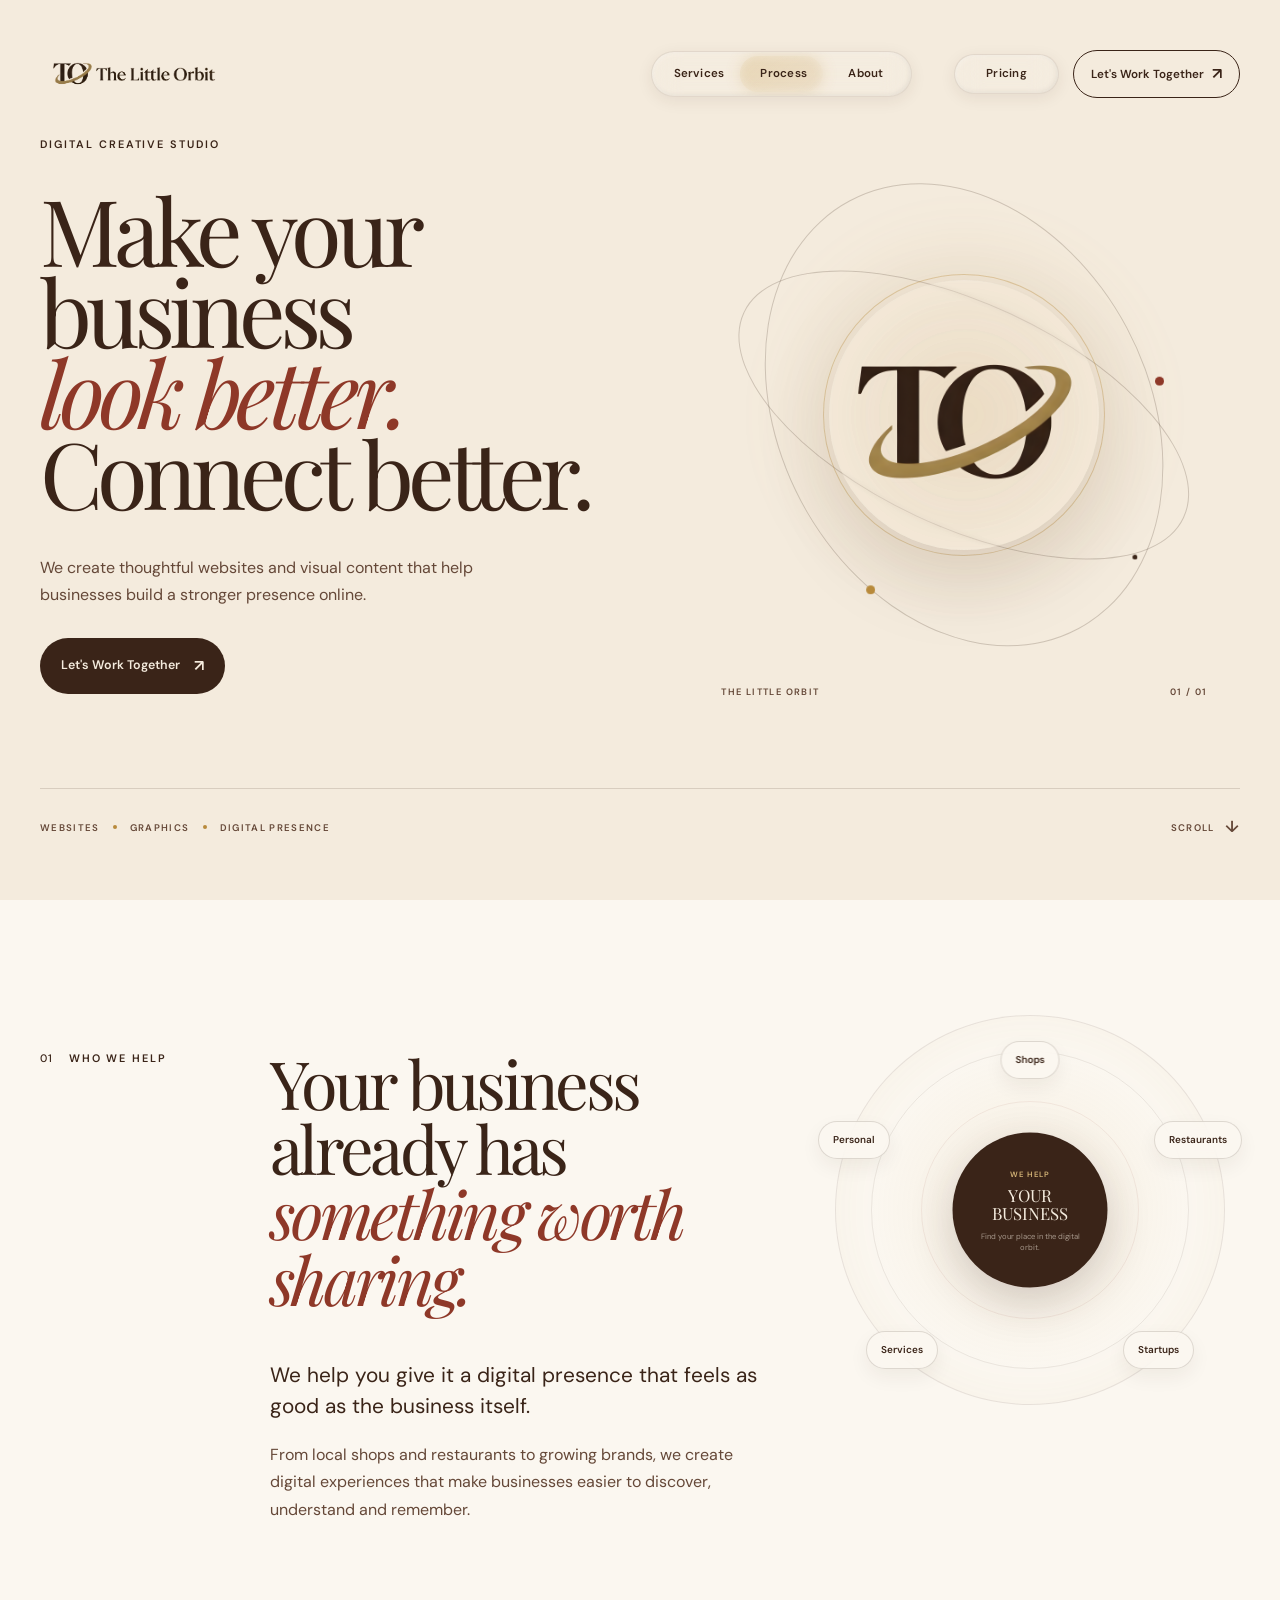
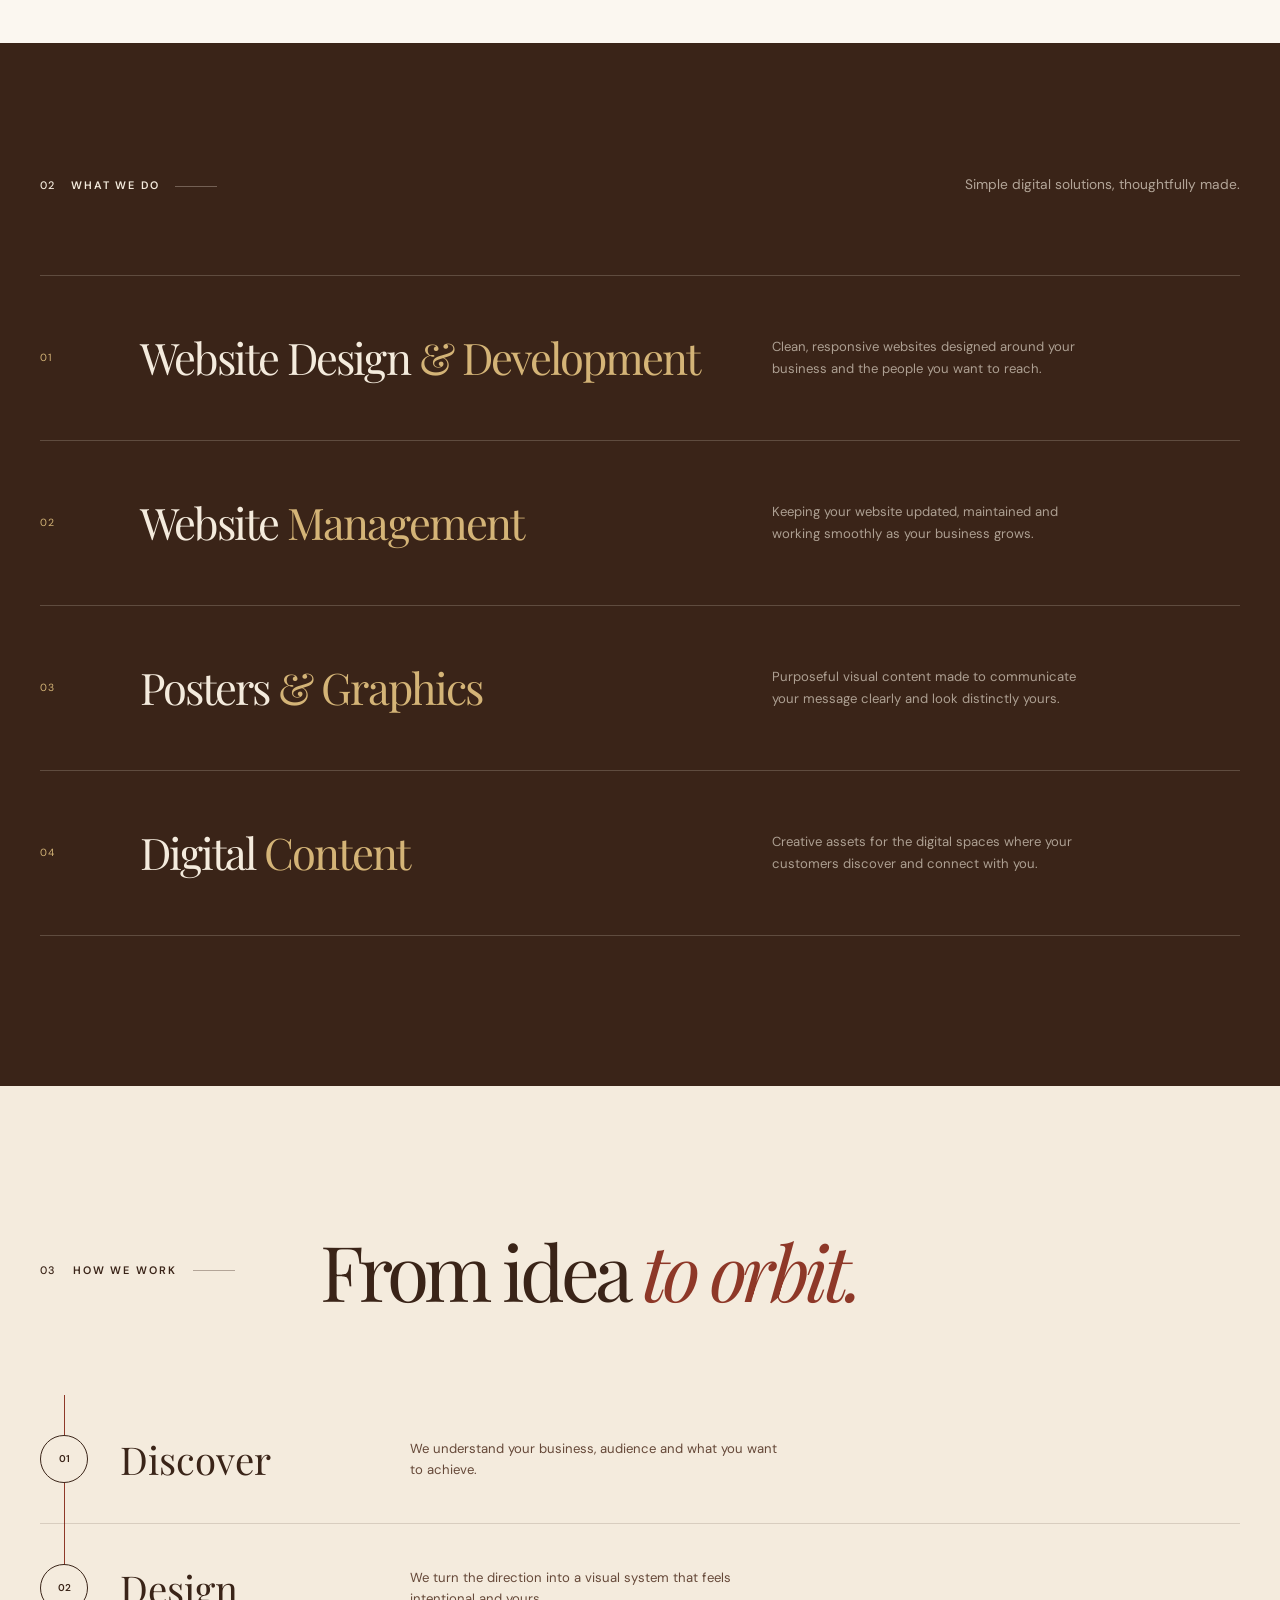
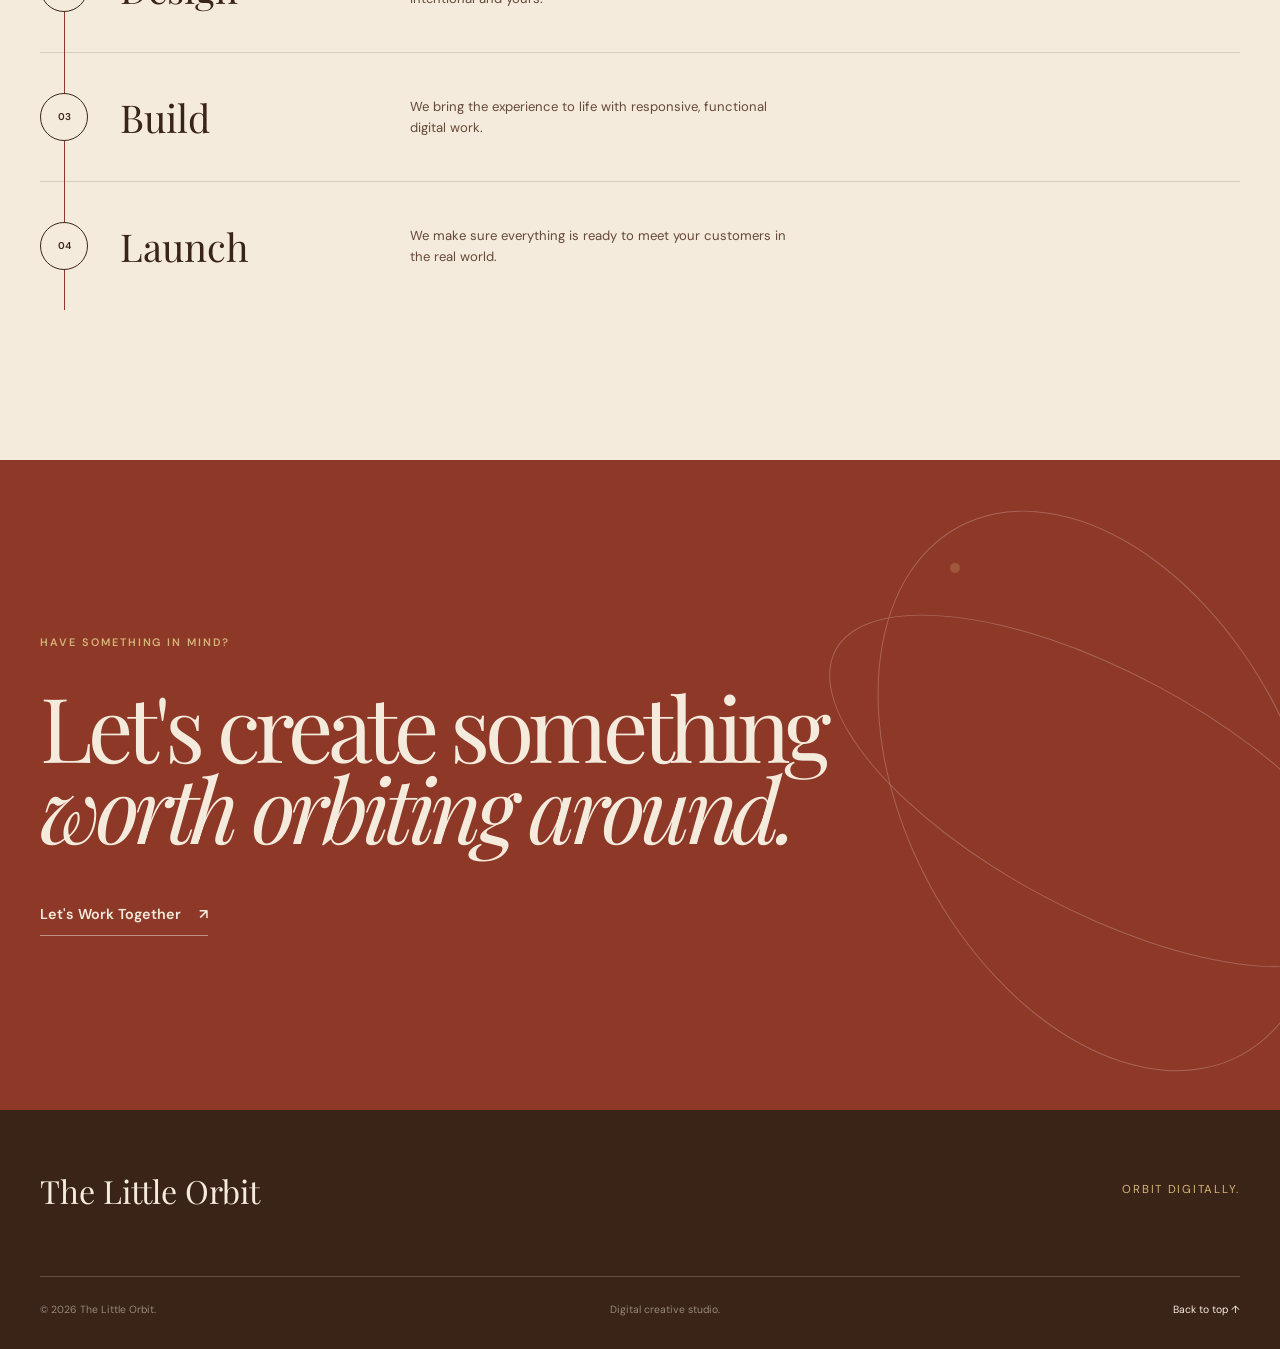
<file: index.html>
<!DOCTYPE html>
<html lang="en">
<head>
    <meta charset="UTF-8">

    <meta
        name="viewport"
        content="width=device-width, initial-scale=1.0"
    >

    <meta
        name="description"
        content="The Little Orbit helps businesses look better and connect better online through thoughtful websites and visual content."
    >

    <meta
        name="theme-color"
        content="#F4EBDD"
    >

    <link rel="icon" type="image/png" href="assets/logo.png">

    <title>The Little Orbit — Orbit Digitally</title>

    <!-- Fonts -->
    <link rel="preconnect" href="https://fonts.googleapis.com">
    <link rel="preconnect" href="https://fonts.gstatic.com" crossorigin>

    <link
        href="https://fonts.googleapis.com/css2?family=DM+Sans:wght@400;500;600;700&family=Playfair+Display:ital,wght@0,400;0,500;0,600;1,500;1,600&display=swap"
        rel="stylesheet"
    >

    <link rel="stylesheet" href="style.css">
</head>

<body>

    <!-- =====================================================
         HEADER
         ===================================================== -->

    <header class="site-header">

        <div class="nav-container">

            <a href="#hero" class="brand" aria-label="The Little Orbit home">

                <!-- Desktop logo -->
                <img
                    src="assets/logo_landscape.png"
                    alt="The Little Orbit"
                    class="brand-logo-full"
                >

                <!-- Mobile logo -->
                <img
                    src="assets/logo.png"
                    alt=""
                    class="brand-logo-mark"
                    aria-hidden="true"
                >

            </a>


            <nav class="desktop-nav glass-nav" aria-label="Main navigation">

                <a href="#services">Services</a>

                <a href="#process">Process</a>

                <a href="#about">About</a>

                <span class="glass-nav-glider"></span>

            </nav>


            <a href="pricing.html" class="nav-price">
                Pricing
            </a>


            <a
                href="contact.html"
                class="nav-cta"
            >
                Let's Work Together
                <span>↗</span>
            </a>


            <button
                class="menu-toggle"
                type="button"
                aria-label="Open navigation"
                aria-expanded="false"
                aria-controls="mobile-menu"
            >
                <span></span>
                <span></span>
                <span></span>
            </button>

        </div>


        <div class="mobile-menu" id="mobile-menu">

            <nav aria-label="Mobile navigation">

                <a href="#services">
                    Services
                </a>

                <a href="#process">
                    Process
                </a>

                <a href="#about">
                    About
                </a>

                <a href="pricing.html">
                    Pricing
                </a>

                <a href="contact.html">
                    Let's Work Together ↗
                </a>

            </nav>

        </div>

    </header>


    <main>

        <!-- =================================================
             HERO
             ================================================= -->

        <section class="hero" id="hero">

            <div class="hero-noise"></div>


            <div class="hero-grid">

                <div class="hero-content">

                    <p class="eyebrow hero-eyebrow">
                        DIGITAL CREATIVE STUDIO
                    </p>


                    <h1 class="hero-title">

                        <span>
                            Make your
                        </span>

                        <span>
                            business
                        </span>

                        <span class="accent-word">
                            look better.
                        </span>

                        <span>
                            Connect better.
                        </span>

                    </h1>


                    <p class="hero-description">
                        We create thoughtful websites and visual
                        content that help businesses build a stronger
                        presence online.
                    </p>


                    <div class="hero-actions">

                        <a
                            href="contact.html"
                            class="button button-dark magnetic"
                        >
                            Let's Work Together
                            <span>↗</span>
                        </a>

                    </div>

                </div>


                <!-- =================================================
                     REAL BRAND LOGO HERO VISUAL
                     ================================================= -->

                <div
                    class="hero-visual"
                    aria-label="The Little Orbit logo"
                >

                    <div class="hero-logo-glow"></div>


                    <div class="hero-logo-orbit">

                        <div class="hero-logo-ring hero-logo-ring-one"></div>

                        <div class="hero-logo-ring hero-logo-ring-two"></div>

                        <div class="hero-logo-ring hero-logo-ring-three"></div>


                        <div class="hero-logo-dot hero-logo-dot-one"></div>

                        <div class="hero-logo-dot hero-logo-dot-two"></div>

                        <div class="hero-logo-dot hero-logo-dot-three"></div>


                        <div class="hero-logo-holder">

                            <img
                                src="assets/logo.png"
                                alt="The Little Orbit logo"
                            >

                        </div>

                    </div>


                    <div class="orbit-caption">

                        <span>
                            THE LITTLE ORBIT
                        </span>

                        <span>
                            01 / 01
                        </span>

                    </div>

                </div>

            </div>


            <div class="hero-bottom">

                <span>
                    WEBSITES
                </span>

                <span class="hero-bottom-dot"></span>

                <span>
                    GRAPHICS
                </span>

                <span class="hero-bottom-dot"></span>

                <span>
                    DIGITAL PRESENCE
                </span>


                <span class="scroll-indicator">

                    SCROLL

                    <span>
                        ↓
                    </span>

                </span>

            </div>

        </section>


        <!-- =================================================
             INTRO / WHO WE HELP
             ================================================= -->

        <section
            class="intro section"
            id="about"
        >

            <div class="container">

                <div class="intro-layout">

                    <div class="intro-label">
                        <span class="section-number">01</span>

                        <span class="eyebrow">
                            WHO WE HELP
                        </span>
                    </div>


                    <div class="intro-content">

                        <h2>
                            Your business already has
                            <em>
                                something worth sharing.
                            </em>
                        </h2>

                        <p class="intro-lead">
                            We help you give it a digital presence
                            that feels as good as the business itself.
                        </p>

                        <p>
                            From local shops and restaurants to growing
                            brands, we create digital experiences that
                            make businesses easier to discover,
                            understand and remember.
                        </p>

                    </div>


                    <!-- INTERACTIVE CLIENT ORBIT -->

                    <div class="client-orbit">

                        <div class="client-orbit-core">
                            <span class="client-orbit-kicker">
                                WE HELP
                            </span>

                            <strong id="client-orbit-title">
                                YOUR BUSINESS
                            </strong>

                            <span id="client-orbit-description">
                                Find your place in the digital orbit.
                            </span>
                        </div>


                        <button
                            class="client-orbit-item client-orbit-item-1"
                            data-title="Local Shops"
                            data-description="Make your local business easier to discover."
                        >
                            Shops
                        </button>


                        <button
                            class="client-orbit-item client-orbit-item-2"
                            data-title="Restaurants"
                            data-description="Turn your food and atmosphere into a digital experience."
                        >
                            Restaurants
                        </button>


                        <button
                            class="client-orbit-item client-orbit-item-3"
                            data-title="Startups"
                            data-description="Give new ideas a clear and memorable identity."
                        >
                            Startups
                        </button>


                        <button
                            class="client-orbit-item client-orbit-item-4"
                            data-title="Service Brands"
                            data-description="Help people understand what you do and why it matters."
                        >
                            Services
                        </button>


                        <button
                            class="client-orbit-item client-orbit-item-5"
                            data-title="Personal Brands"
                            data-description="Build a digital presence that feels unmistakably yours."
                        >
                            Personal
                        </button>

                    </div>

                </div>

        </section>


        <!-- =================================================
             SERVICES
             ================================================= -->

        <section
            class="services section"
            id="services"
        >

            <div class="container">

                <div class="section-top">

                    <div class="section-label-light">

                        <span class="section-number">
                            02
                        </span>

                        <span class="eyebrow">
                            WHAT WE DO
                        </span>

                    </div>


                    <p class="section-intro-light">
                        Simple digital solutions,
                        thoughtfully made.
                    </p>

                </div>


                <div class="services-list">


                    <article
                        class="service-item"
                        data-service="01"
                    >

                        <div class="service-number">
                            01
                        </div>


                        <div class="service-main">

                            <h3>
                                Website Design
                                <span>
                                    &amp; Development
                                </span>
                            </h3>


                            <p>
                                Clean, responsive websites designed
                                around your business and the people
                                you want to reach.
                            </p>

                        </div>

                    </article>


                    <article
                        class="service-item"
                        data-service="02"
                    >

                        <div class="service-number">
                            02
                        </div>


                        <div class="service-main">

                            <h3>
                                Website
                                <span>
                                    Management
                                </span>
                            </h3>


                            <p>
                                Keeping your website updated,
                                maintained and working smoothly
                                as your business grows.
                            </p>

                        </div>

                    </article>


                    <article
                        class="service-item"
                        data-service="03"
                    >

                        <div class="service-number">
                            03
                        </div>


                        <div class="service-main">

                            <h3>
                                Posters
                                <span>
                                    &amp; Graphics
                                </span>
                            </h3>


                            <p>
                                Purposeful visual content made to
                                communicate your message clearly
                                and look distinctly yours.
                            </p>

                        </div>

                    </article>


                    <article
                        class="service-item"
                        data-service="04"
                    >

                        <div class="service-number">
                            04
                        </div>


                        <div class="service-main">

                            <h3>
                                Digital
                                <span>
                                    Content
                                </span>
                            </h3>


                            <p>
                                Creative assets for the digital
                                spaces where your customers
                                discover and connect with you.
                            </p>

                        </div>

                    </article>

                </div>

            </div>

        </section>


        <!-- =================================================
             PROCESS
             ================================================= -->

        <section
            class="process section"
            id="process"
        >

            <div class="container">

                <div class="process-heading">

                    <div class="section-label">

                        <span class="section-number">
                            03
                        </span>

                        <span class="eyebrow">
                            HOW WE WORK
                        </span>

                    </div>


                    <h2>
                        From idea
                        <em>
                            to orbit.
                        </em>
                    </h2>

                </div>


                <div class="process-list">

                    <div class="process-line">
                        <span></span>
                    </div>


                    <article class="process-item">

                        <div class="process-index">
                            01
                        </div>


                        <div class="process-content">

                            <h3>
                                Discover
                            </h3>

                            <p>
                                We understand your business,
                                audience and what you want to achieve.
                            </p>

                        </div>

                    </article>


                    <article class="process-item">

                        <div class="process-index">
                            02
                        </div>


                        <div class="process-content">

                            <h3>
                                Design
                            </h3>

                            <p>
                                We turn the direction into a visual
                                system that feels intentional and yours.
                            </p>

                        </div>

                    </article>


                    <article class="process-item">

                        <div class="process-index">
                            03
                        </div>


                        <div class="process-content">

                            <h3>
                                Build
                            </h3>

                            <p>
                                We bring the experience to life with
                                responsive, functional digital work.
                            </p>

                        </div>

                    </article>


                    <article class="process-item">

                        <div class="process-index">
                            04
                        </div>


                        <div class="process-content">

                            <h3>
                                Launch
                            </h3>

                            <p>
                                We make sure everything is ready to
                                meet your customers in the real world.
                            </p>

                        </div>

                    </article>

                </div>

            </div>

        </section>


        <!-- =================================================
             FINAL CTA
             ================================================= -->

        <section
            class="contact section"
            id="contact"
        >

            <div
                class="contact-orbit"
                aria-hidden="true"
            >

                <div></div>
                <div></div>
                <span></span>

            </div>


            <div class="container">

                <div class="contact-content">

                    <p class="eyebrow contact-eyebrow">
                        HAVE SOMETHING IN MIND?
                    </p>


                    <h2>
                        Let's create something
                        <em>
                            worth orbiting around.
                        </em>
                    </h2>


                    <a
                        href="contact.html"
                        class="contact-link magnetic"
                    >
                        Let's Work Together
                        <span>↗</span>
                    </a>

                </div>

            </div>

        </section>

    </main>


    <!-- =====================================================
         FOOTER
         ===================================================== -->

    <footer class="footer">

        <div class="container">

            <div class="footer-top">

                <a
                    href="#hero"
                    class="footer-brand"
                >
                    The Little Orbit
                </a>


                <p>
                    Orbit Digitally.
                </p>

            </div>


            <div class="footer-bottom">

                <span>
                    ©
                    <span data-current-year></span>
                    The Little Orbit.
                </span>


                <span>
                    Digital creative studio.
                </span>


                <a href="#hero">
                    Back to top ↑
                </a>

            </div>

        </div>

    </footer>


    <script src="js/script.js"></script>

</body>
</html>
</file>
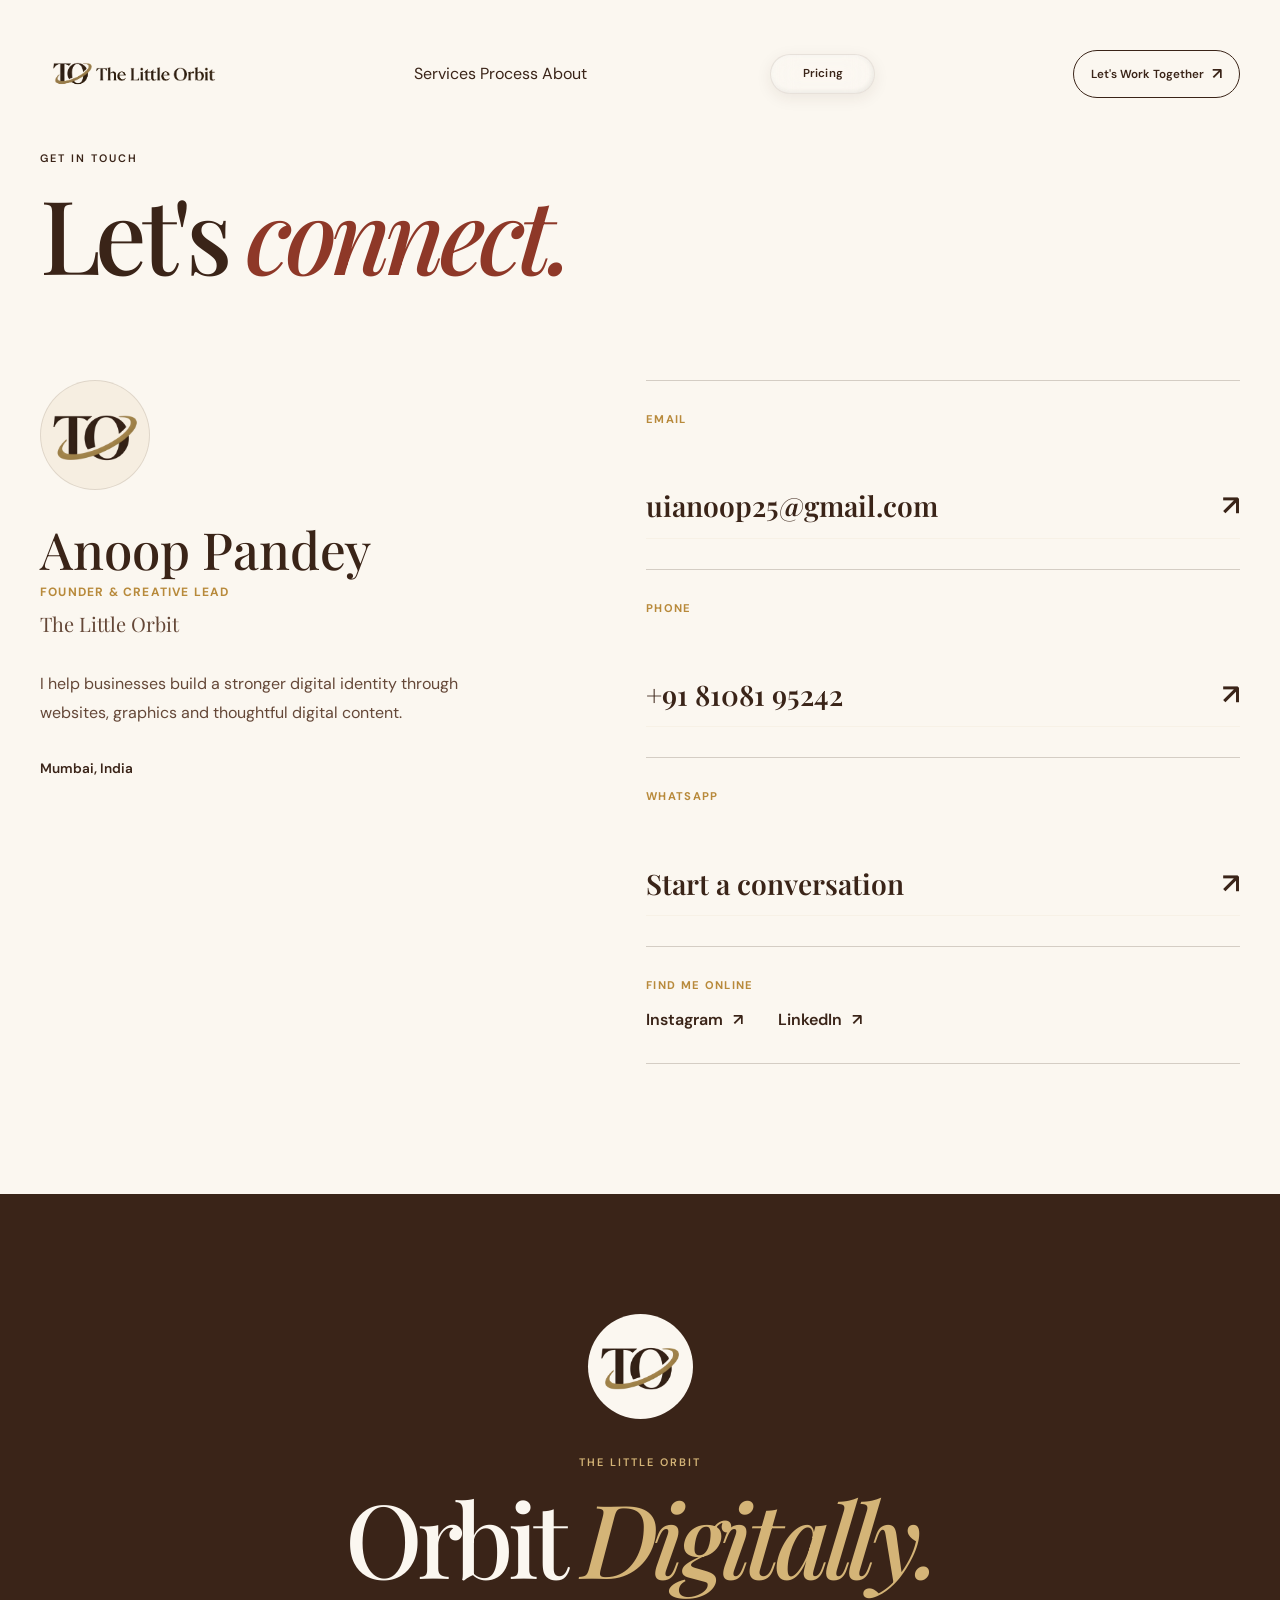
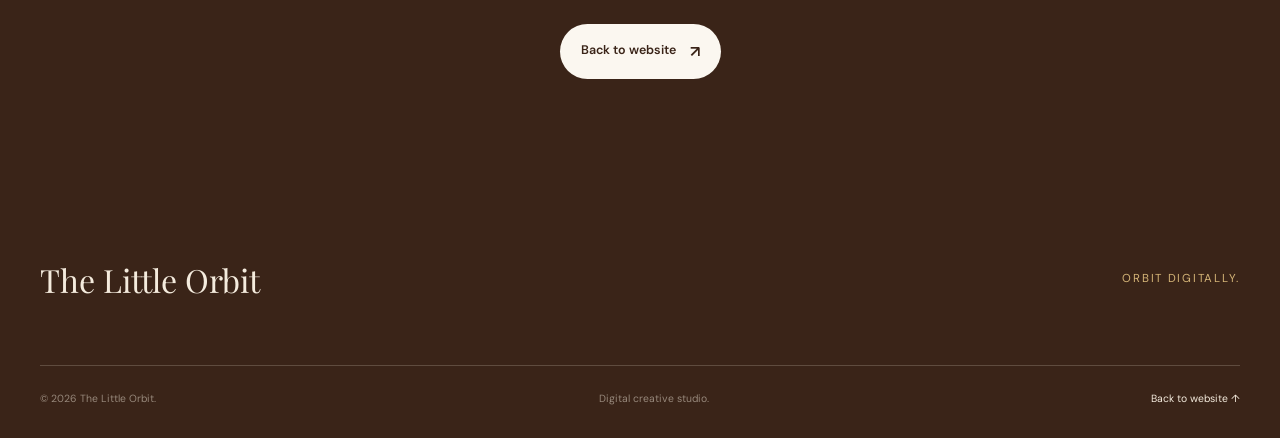
<file: contact.html>
<!DOCTYPE html>
<html lang="en">

<head>

    <meta charset="UTF-8">

    <meta
        name="viewport"
        content="width=device-width, initial-scale=1.0"
    >

    <meta
        name="description"
        content="Get in touch with Anoop Pandey and The Little Orbit."
    >

    <meta
        name="theme-color"
        content="#F4EBDD"
    >

    <link
        rel="icon"
        type="image/png"
        href="assets/logo.png"
    >

    <title>Contact — The Little Orbit</title>


    <!-- Fonts -->

    <link
        rel="preconnect"
        href="https://fonts.googleapis.com"
    >

    <link
        rel="preconnect"
        href="https://fonts.gstatic.com"
        crossorigin
    >

    <link
        href="https://fonts.googleapis.com/css2?family=DM+Sans:wght@400;500;600;700&family=Playfair+Display:ital,wght@0,400;0,500;0,600;1,500;1,600&display=swap"
        rel="stylesheet"
    >


    <link
        rel="stylesheet"
        href="style.css"
    >

</head>


<body class="contact-page">


    <!-- =====================================================
         HEADER
         ===================================================== -->

    <header class="site-header">

        <div class="nav-container">


            <a
                href="index.html"
                class="brand"
                aria-label="The Little Orbit home"
            >

                <img
                    src="assets/logo_landscape.png"
                    alt="The Little Orbit"
                    class="brand-logo-full"
                >

                <img
                    src="assets/logo.png"
                    alt=""
                    class="brand-logo-mark"
                    aria-hidden="true"
                >

            </a>


            <nav
                class="desktop-nav"
                aria-label="Main navigation"
            >

                <a href="index.html#services">
                    Services
                </a>

                <a href="index.html#process">
                    Process
                </a>

                <a href="index.html#about">
                    About
                </a>

            </nav>


            <a href="pricing.html" class="nav-price">
                Pricing
            </a>


            <a
                href="contact.html"
                class="nav-cta"
            >
                Let's Work Together
                <span>↗</span>
            </a>


            <button
                class="menu-toggle"
                type="button"
                aria-label="Open navigation"
                aria-expanded="false"
                aria-controls="mobile-menu"
            >

                <span></span>
                <span></span>
                <span></span>

            </button>

        </div>


        <div
            class="mobile-menu"
            id="mobile-menu"
        >

            <nav aria-label="Mobile navigation">

                <a href="index.html#services">
                    Services
                </a>

                <a href="index.html#process">
                    Process
                </a>

                <a href="index.html#about">
                    About
                </a>

                <a href="pricing.html">
                    Pricing
                </a>

                <a href="contact.html">
                    Let's Work Together ↗
                </a>

            </nav>

        </div>

    </header>


    <main>


        <!-- =================================================
             CONTACT PROFILE
             ================================================= -->

        <section class="contact-profile">

            <div class="container">


                <div class="contact-profile-header">

                    <p class="eyebrow">
                        GET IN TOUCH
                    </p>


                    <h1>
                        Let's
                        <em>
                            connect.
                        </em>
                    </h1>

                </div>


                <div class="contact-profile-grid">


                    <!-- PROFILE -->

                    <div class="contact-profile-info">


                        <div class="profile-logo">

                            <img
                                src="assets/logo.png"
                                alt="The Little Orbit logo"
                            >

                        </div>


                        <h2>
                            Anoop Pandey
                        </h2>


                        <p class="profile-role">
                            Founder &amp; Creative Lead
                        </p>


                        <p class="profile-brand">
                            The Little Orbit
                        </p>


                        <p class="profile-description">
                            I help businesses build a stronger digital
                            identity through websites, graphics and
                            thoughtful digital content.
                        </p>


                        <p class="profile-location">
                            Mumbai, India
                        </p>

                    </div>


                    <!-- CONTACT INFORMATION -->

                    <div class="contact-information">


                        <div class="contact-group">

                            <p class="contact-label">
                                EMAIL
                            </p>


                            <a
                                href="mailto:uianoop25@gmail.com"
                                class="contact-link"
                            >

                                <span>
                                    uianoop25@gmail.com
                                </span>

                                <span>
                                    ↗
                                </span>

                            </a>

                        </div>


                        <div class="contact-group">

                            <p class="contact-label">
                                PHONE
                            </p>


                            <a
                                href="tel:+918108195242"
                                class="contact-link"
                            >

                                <span>
                                    +91 81081 95242
                                </span>

                                <span>
                                    ↗
                                </span>

                            </a>

                        </div>


                        <div class="contact-group">

                            <p class="contact-label">
                                WHATSAPP
                            </p>


                            <a
                                href="https://wa.me/918108195242"
                                target="_blank"
                                rel="noopener noreferrer"
                                class="contact-link"
                            >

                                <span>
                                    Start a conversation
                                </span>

                                <span>
                                    ↗
                                </span>

                            </a>

                        </div>


                        <div class="contact-group">

                            <p class="contact-label">
                                FIND ME ONLINE
                            </p>


                            <div class="contact-social-links">


                                <a
                                    href="https://www.instagram.com/the_little_orbit?stkn=MWF6MXZqYnZ0cWo2eg=="
                                    target="_blank"
                                    rel="noopener noreferrer"
                                >

                                    <span>
                                        Instagram
                                    </span>

                                    <span>
                                        ↗
                                    </span>

                                </a>


                                <a
                                    href="https://www.linkedin.com/in/the-little-orbit-b1569b441"
                                    target="_blank"
                                    rel="noopener noreferrer"
                                >

                                    <span>
                                        LinkedIn
                                    </span>

                                    <span>
                                        ↗
                                    </span>

                                </a>

                            </div>

                        </div>

                    </div>

                </div>

            </div>

        </section>


        <!-- =================================================
             CLOSING
             ================================================= -->

        <section class="contact-closing">

            <div class="container">

                <div class="contact-closing-inner">


                    <div class="closing-logo">

                        <img
                            src="assets/logo.png"
                            alt="The Little Orbit"
                        >

                    </div>


                    <p class="eyebrow">
                        THE LITTLE ORBIT
                    </p>


                    <h2>
                        Orbit
                        <em>
                            Digitally.
                        </em>
                    </h2>


                    <a
                        href="index.html"
                        class="button button-light"
                    >
                        Back to website
                        <span>↗</span>
                    </a>

                </div>

            </div>

        </section>

    </main>


    <!-- =====================================================
         FOOTER
         ===================================================== -->

    <footer class="footer">

        <div class="container">


            <div class="footer-top">

                <a
                    href="index.html"
                    class="footer-brand"
                >
                    The Little Orbit
                </a>


                <p>
                    Orbit Digitally.
                </p>

            </div>


            <div class="footer-bottom">

                <span>
                    ©
                    <span data-current-year></span>
                    The Little Orbit.
                </span>


                <span>
                    Digital creative studio.
                </span>


                <a href="index.html">
                    Back to website ↑
                </a>

            </div>

        </div>

    </footer>


    <script src="js/script.js"></script>

</body>

</html>
</file>
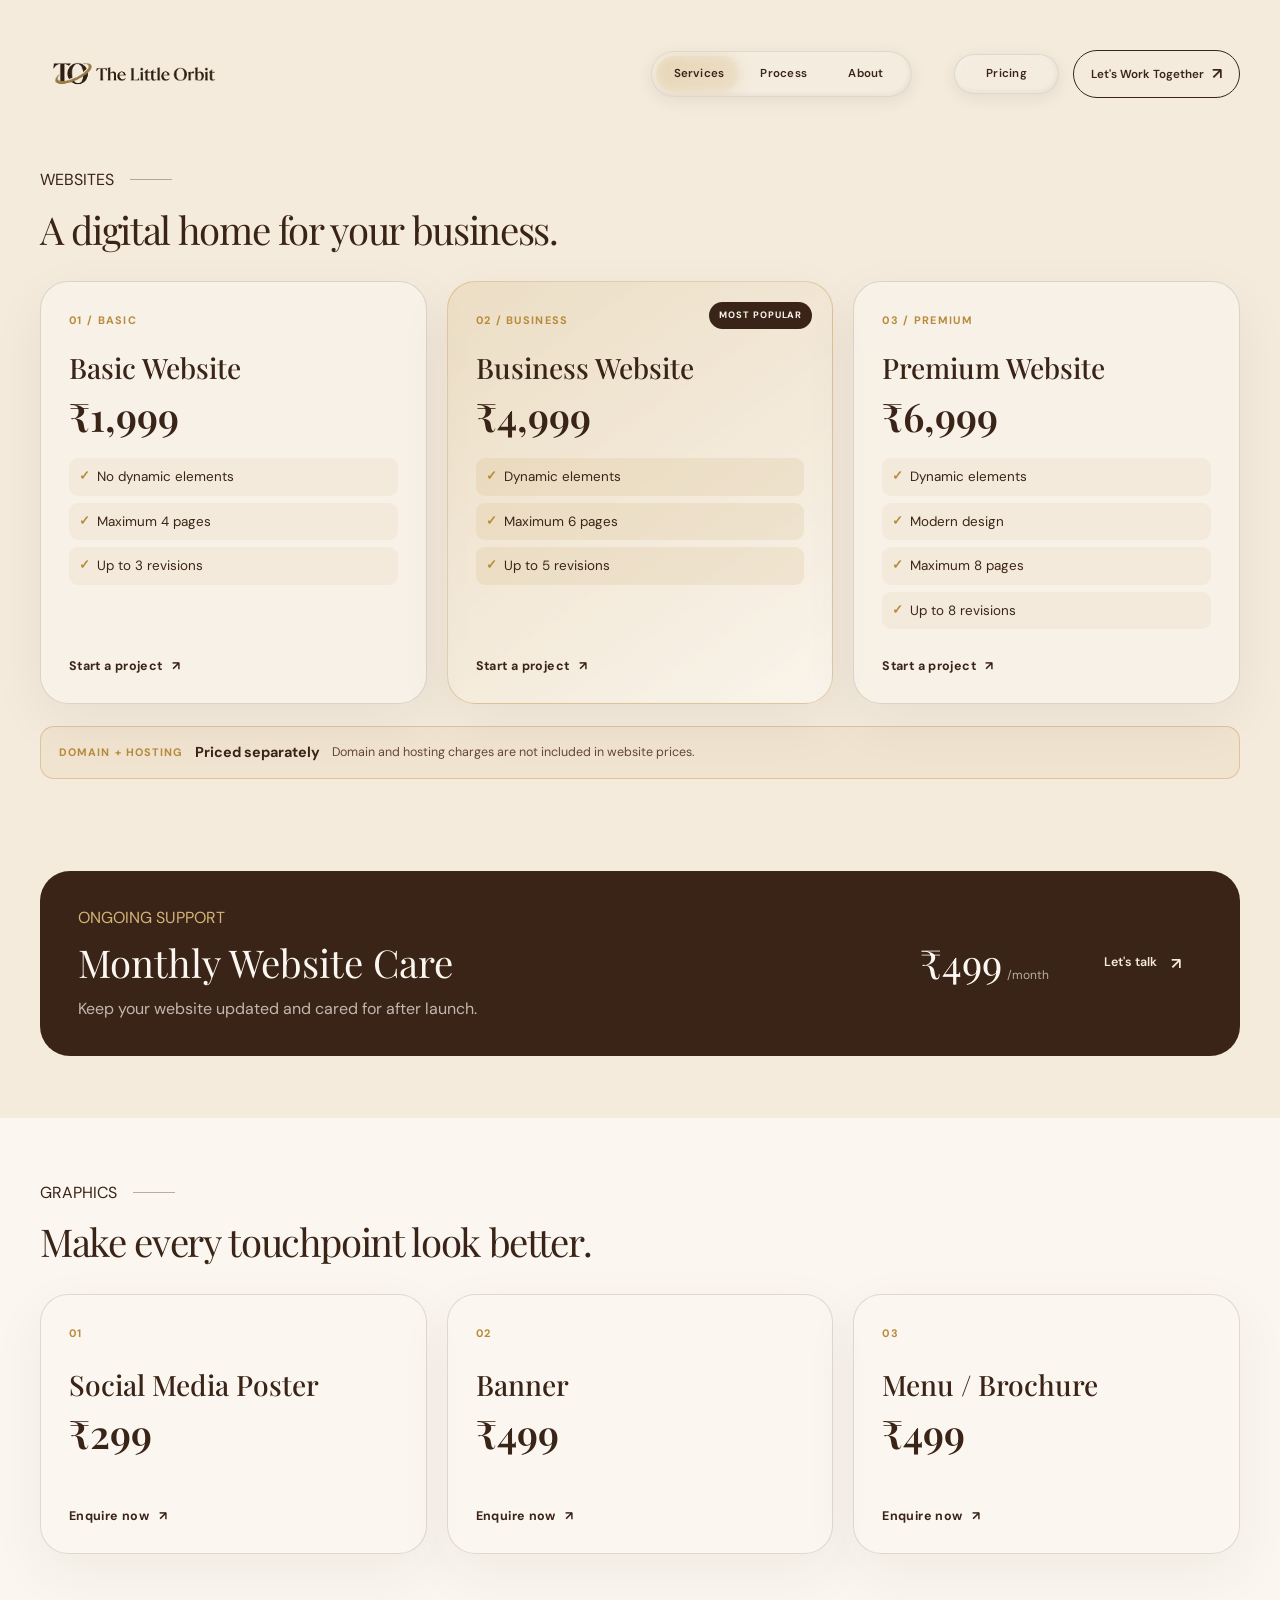
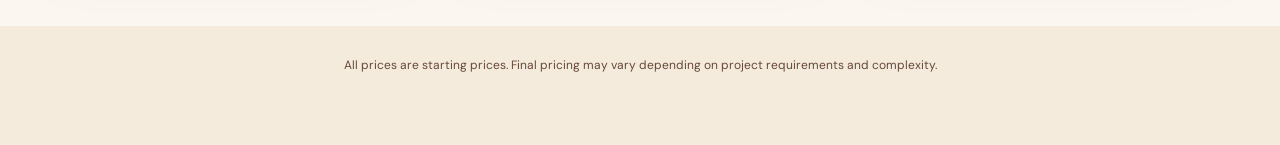
<file: pricing.html>
<!DOCTYPE html>
<html lang="en">
<head>
    <meta charset="UTF-8">
    <meta name="viewport" content="width=device-width, initial-scale=1.0">
    <meta name="description" content="The Little Orbit website and graphic design price catalog.">
    <title>Pricing — The Little Orbit</title>
    <link rel="icon" type="image/png" href="assets/logo.png">
    <link rel="preconnect" href="https://fonts.googleapis.com">
    <link rel="preconnect" href="https://fonts.gstatic.com" crossorigin>
    <link href="https://fonts.googleapis.com/css2?family=DM+Sans:wght@400;500;600;700&family=Playfair+Display:ital,wght@0,400;0,500;0,600;1,500;1,600&display=swap" rel="stylesheet">
    <link rel="stylesheet" href="style.css">
</head>
<body>

<header class="site-header">
    <div class="nav-container">
        <a href="index.html" class="brand" aria-label="The Little Orbit home">
            <img src="assets/logo_landscape.png" alt="The Little Orbit" class="brand-logo-full">
            <img src="assets/logo.png" alt="" class="brand-logo-mark" aria-hidden="true">
        </a>

        <nav class="desktop-nav glass-nav" aria-label="Main navigation">
            <a href="index.html#services">Services</a>
            <a href="index.html#process">Process</a>
            <a href="index.html#about">About</a>
            <span class="glass-nav-glider"></span>
        </nav>

        <a href="pricing.html" class="nav-price">Pricing</a>

        <a href="contact.html" class="nav-cta">Let's Work Together <span>↗</span></a>

        <button class="menu-toggle" type="button" aria-label="Open navigation" aria-expanded="false" aria-controls="mobile-menu">
            <span></span><span></span><span></span>
        </button>
    </div>

    <div class="mobile-menu" id="mobile-menu">
        <nav aria-label="Mobile navigation">
            <a href="index.html#services">Services</a>
            <a href="index.html#process">Process</a>
            <a href="index.html#about">About</a>
            <a href="pricing.html">Pricing</a>
            <a href="contact.html">Let's Work Together ↗</a>
        </nav>
    </div>
</header>

<main class="pricing-page">
    <section class="pricing-section">
        <div class="container">
            <div class="pricing-section-head">
                <p class="section-label">WEBSITES</p>
                <h2>A digital home for your business.</h2>
            </div>

            <div class="pricing-grid pricing-grid-three">
                <article class="price-card">
                    <p class="price-kicker">01 / BASIC</p>
                    <h3>Basic Website</h3>
                    <div class="price">₹1,999</div>
                    <ul>
                        <li>No dynamic elements</li>
                        <li>Maximum 4 pages</li>
                        <li>Up to 3 revisions</li>
                    </ul>
                    <a href="contact.html" class="price-link">Start a project <span>↗</span></a>
                </article>

                <article class="price-card featured">
                    <div class="price-badge">MOST POPULAR</div>
                    <p class="price-kicker">02 / BUSINESS</p>
                    <h3>Business Website</h3>
                    <div class="price">₹4,999</div>
                    <ul>
                        <li>Dynamic elements</li>
                        <li>Maximum 6 pages</li>
                        <li>Up to 5 revisions</li>
                    </ul>
                    <a href="contact.html" class="price-link">Start a project <span>↗</span></a>
                </article>

                <article class="price-card">
                    <p class="price-kicker">03 / PREMIUM</p>
                    <h3>Premium Website</h3>
                    <div class="price">₹6,999</div>
                    <ul>
                        <li>Dynamic elements</li>
                        <li>Modern design</li>
                        <li>Maximum 8 pages</li>
                        <li>Up to 8 revisions</li>
                    </ul>
                    <a href="contact.html" class="price-link">Start a project <span>↗</span></a>
                </article>
            </div>

            <div class="pricing-note pricing-domain-note">
                <span class="domain-label">DOMAIN + HOSTING</span>
                <strong>Priced separately</strong>
                <span>Domain and hosting charges are not included in website prices.</span>
            </div>
        </div>
    </section>

    <section class="pricing-section care-section">
        <div class="container">
            <div class="care-card">
                <div>
                    <p class="section-label">ONGOING SUPPORT</p>
                    <h2>Monthly Website Care</h2>
                    <p>Keep your website updated and cared for after launch.</p>
                </div>
                <div class="care-price">₹499<span>/month</span></div>
                <a href="contact.html" class="button button-dark">Let's talk <span>↗</span></a>
            </div>
        </div>
    </section>

    <section class="pricing-section graphics-section">
        <div class="container">
            <div class="pricing-section-head">
                <p class="section-label">GRAPHICS</p>
                <h2>Make every touchpoint look better.</h2>
            </div>

            <div class="pricing-grid pricing-grid-three">
                <article class="price-card graphic-card">
                    <p class="price-kicker">01</p>
                    <h3>Social Media Poster</h3>
                    <div class="price">₹299</div>
                    <a href="contact.html" class="price-link">Enquire now <span>↗</span></a>
                </article>

                <article class="price-card graphic-card">
                    <p class="price-kicker">02</p>
                    <h3>Banner</h3>
                    <div class="price">₹499</div>
                    <a href="contact.html" class="price-link">Enquire now <span>↗</span></a>
                </article>

                <article class="price-card graphic-card">
                    <p class="price-kicker">03</p>
                    <h3>Menu / Brochure</h3>
                    <div class="price">₹499</div>
                    <a href="contact.html" class="price-link">Enquire now <span>↗</span></a>
                </article>
            </div>
        </div>
    </section>

    <section class="pricing-footer-note">
        <div class="container">
            <p>All prices are starting prices. Final pricing may vary depending on project requirements and complexity.</p>
        </div>
    </section>
</main>

<script src="js/script.js"></script>
</body>
</html>
</file>
<file: style.css>
/* =========================================================
   THE LITTLE ORBIT
   Premium Editorial Website
   ========================================================= */


/* =========================================================
   VARIABLES
   ========================================================= */

:root {

    --cream: #F4EBDD;
    --cream-light: #FBF7F0;

    --brown: #3A2418;
    --brown-soft: #654838;

    --gold: #B88A3B;
    --gold-light: #D4B477;

    --red: #8E3828;
    --red-light: #A94A37;

    --black: #1D1815;
    --white: #FFFFFF;

    --font-sans: "DM Sans", sans-serif;
    --font-display: "Playfair Display", serif;

    --container: 1380px;

    --ease: cubic-bezier(0.22, 1, 0.36, 1);

    --border-dark: rgba(58, 36, 24, 0.15);
    --border-light: rgba(244, 235, 221, 0.2);
}


/* =========================================================
   RESET
   ========================================================= */

*,
*::before,
*::after {
    box-sizing: border-box;
    margin: 0;
    padding: 0;
}


html {
    scroll-behavior: smooth;
}


body {
    background: var(--cream);
    color: var(--brown);

    font-family: var(--font-sans);
    font-size: 16px;
    line-height: 1.6;

    overflow-x: hidden;
}


body.menu-open {
    overflow: hidden;
}


img {
    max-width: 100%;
    display: block;
}


a {
    color: inherit;
    text-decoration: none;
}


button {
    font: inherit;
}


::selection {
    background: var(--brown);
    color: var(--cream);
}


/* =========================================================
   GLOBAL
   ========================================================= */

.container {
    width: min(
        calc(100% - 80px),
        var(--container)
    );

    margin-inline: auto;
}


.section {
    position: relative;
    overflow: hidden;
}


.eyebrow {
    font-size: 0.68rem;
    font-weight: 600;
    letter-spacing: 0.18em;
    text-transform: uppercase;
}


.section-number {
    font-size: 0.68rem;
    font-weight: 500;
    letter-spacing: 0.12em;
}


.section-label {
    display: flex;
    align-items: center;
    gap: 16px;
}


.section-label::after {
    content: "";

    width: 42px;
    height: 1px;

    background: var(--brown);
    opacity: 0.35;
}


/* =========================================================
   HEADER
   ========================================================= */

.site-header {
    position: fixed;
    inset: 0 0 auto;

    z-index: 1000;

    padding: 22px 0;

    transition:
        padding 0.4s var(--ease),
        background 0.4s ease,
        box-shadow 0.4s ease;
}


.site-header.scrolled {
    padding: 14px 0;

    background: rgba(244, 235, 221, 0.88);

    backdrop-filter: blur(18px);
    -webkit-backdrop-filter: blur(18px);

    box-shadow:
        0 1px 0 rgba(58, 36, 24, 0.08);
}


.nav-container {
    width: min(
        calc(100% - 80px),
        var(--container)
    );

    margin-inline: auto;

    display: flex;
    align-items: center;
    justify-content: space-between;
}


/* ================= BRAND ================= */

.brand {
    display: flex;
    align-items: center;

    width: 190px;

    flex-shrink: 0;
}


.brand-logo-full {
    width: 185px;
    height: auto;

    object-fit: contain;
}


.brand-logo-mark {
    display: none;

    width: 42px;
    height: 42px;

    object-fit: contain;
}


/* ===============================
   GLASS NAVIGATION
   =============================== */

.glass-nav {
    --nav-bg: rgba(255, 255, 255, 0.08);

    position: relative;

    display: flex;
    align-items: center;

    padding: 4px;

    background: var(--nav-bg);

    border: 1px solid rgba(58, 36, 24, 0.10);

    border-radius: 100px;

    backdrop-filter: blur(14px);
    -webkit-backdrop-filter: blur(14px);

    box-shadow:
        inset 1px 1px 4px rgba(255, 255, 255, 0.35),
        inset -1px -1px 5px rgba(0, 0, 0, 0.08),
        0 4px 16px rgba(58, 36, 24, 0.08);

    margin-left: auto;
    margin-right: 42px;

    overflow: hidden;
}


/* Navigation links */

.glass-nav a {
    position: relative;

    z-index: 2;

    min-width: 82px;

    padding: 9px 18px;

    display: flex;
    align-items: center;
    justify-content: center;

    color: var(--brown);

    font-size: 0.72rem;
    font-weight: 600;

    letter-spacing: 0.02em;

    transition:
        color 0.3s ease;
}


/* Remove your old underline */

.glass-nav a::after {
    display: none;
}


/* Hover */

.glass-nav a:hover {
    color: var(--brown);
}


/* Active state */

.glass-nav a.active {
    color: var(--brown);
}


/* Moving glass background */

.glass-nav-glider {
    position: absolute;

    top: 4px;
    bottom: 4px;

    left: 4px;

    width: calc((100% - 8px) / 3);

    border-radius: 100px;

    background:
        linear-gradient(
            135deg,
            rgba(212, 180, 119, 0.38),
            rgba(184, 138, 59, 0.16)
        );

    box-shadow:
        0 0 16px rgba(184, 138, 59, 0.20),
        inset 0 0 10px rgba(255, 255, 255, 0.35);

    transition:
        transform 0.5s cubic-bezier(0.37, 1.4, 0.66, 1);

    pointer-events: none;
}


/* Active glider positions */

.glass-nav.glider-services
.glass-nav-glider {
    transform: translateX(0%);
}


.glass-nav.glider-process
.glass-nav-glider {
    transform: translateX(100%);
}


.glass-nav.glider-about
.glass-nav-glider {
    transform: translateX(200%);
}

/* ================= NAV CTA ================= */

.nav-cta {
    display: inline-flex;
    align-items: center;

    gap: 8px;

    padding: 10px 17px;

    border: 1px solid var(--brown);
    border-radius: 100px;

    font-size: 0.73rem;
    font-weight: 600;

    transition:
        background 0.3s ease,
        color 0.3s ease,
        transform 0.3s var(--ease);
}


.nav-cta:hover {
    background: var(--brown);
    color: var(--cream);
}


.nav-cta span {
    font-size: 1rem;
}


/* ================= PRICING NAV BUTTON ================= */

.nav-price {
    display: inline-flex;
    align-items: center;
    justify-content: center;

    min-width: 105px;
    padding: 10px 17px;
    margin-right: 14px;

    border: 1px solid rgba(58, 36, 24, 0.10);
    border-radius: 100px;

    background: rgba(255, 255, 255, 0.08);

    backdrop-filter: blur(14px);
    -webkit-backdrop-filter: blur(14px);

    box-shadow:
        inset 1px 1px 4px rgba(255, 255, 255, 0.35),
        inset -1px -1px 5px rgba(0, 0, 0, 0.08),
        0 4px 16px rgba(58, 36, 24, 0.08);

    color: var(--brown);
    font-size: 0.72rem;
    font-weight: 600;
    letter-spacing: 0.02em;

    transition:
        background 0.3s ease,
        transform 0.3s var(--ease),
        box-shadow 0.3s ease;
}

.nav-price:hover {
    background: linear-gradient(135deg, rgba(212, 180, 119, 0.38), rgba(184, 138, 59, 0.16));
    box-shadow:
        0 0 16px rgba(184, 138, 59, 0.20),
        inset 0 0 10px rgba(255, 255, 255, 0.35);
    transform: translateY(-1px);
}


/* =========================================================
   MOBILE MENU
   ========================================================= */

.menu-toggle {
    display: none;

    width: 42px;
    height: 42px;

    border: 0;
    background: transparent;

    cursor: pointer;

    flex-direction: column;
    justify-content: center;
    align-items: center;

    gap: 5px;
}


.menu-toggle span {
    width: 20px;
    height: 1px;

    display: block;

    background: var(--brown);

    transition:
        transform 0.3s var(--ease),
        opacity 0.3s ease;
}


.menu-toggle.active span:nth-child(1) {
    transform:
        translateY(6px)
        rotate(45deg);
}


.menu-toggle.active span:nth-child(2) {
    opacity: 0;
}


.menu-toggle.active span:nth-child(3) {
    transform:
        translateY(-6px)
        rotate(-45deg);
}


.mobile-menu {
    display: none;
}


/* =========================================================
   HERO
   ========================================================= */

.hero {
    min-height: 100svh;

    position: relative;

    display: flex;
    flex-direction: column;
    justify-content: center;

    padding: 130px 0 60px;

    isolation: isolate;
}


.hero-grid {
    width: min(
        calc(100% - 80px),
        var(--container)
    );

    margin-inline: auto;

    display: grid;

    grid-template-columns:
        minmax(0, 1.05fr)
        minmax(420px, 0.95fr);

    align-items: center;

    gap: 40px;
}


.hero-content {
    position: relative;
    z-index: 2;
}


.hero-eyebrow {
    margin-bottom: 34px;

    opacity: 0;

    transform: translateY(20px);

    animation:
        heroReveal 0.8s
        0.15s
        var(--ease)
        forwards;
}


.hero-title {
    max-width: 850px;

    font-family: var(--font-display);

    font-size:
        clamp(
            4rem,
            7.2vw,
            7.8rem
        );

    font-weight: 400;

    line-height: 0.88;

    letter-spacing: -0.065em;
}


.hero-title span {
    display: block;

    opacity: 0;

    transform: translateY(45px);

    animation:
        heroReveal 1s
        var(--ease)
        forwards;
}


.hero-title span:nth-child(1) {
    animation-delay: 0.25s;
}


.hero-title span:nth-child(2) {
    animation-delay: 0.34s;
}


.hero-title span:nth-child(3) {
    animation-delay: 0.43s;
}


.hero-title span:nth-child(4) {
    animation-delay: 0.52s;
}


.accent-word {
    color: var(--red);
    font-style: italic;
}


.hero-description {
    max-width: 480px;

    margin-top: 42px;

    color: var(--brown-soft);

    font-size: 1rem;
    line-height: 1.7;

    opacity: 0;

    animation:
        fadeUp 0.8s
        0.75s
        var(--ease)
        forwards;
}


.hero-actions {
    margin-top: 30px;

    opacity: 0;

    animation:
        fadeUp 0.8s
        0.88s
        var(--ease)
        forwards;
}


/* =========================================================
   BUTTONS
   ========================================================= */

.button {
    display: inline-flex;
    align-items: center;

    gap: 14px;

    padding: 15px 21px;

    border-radius: 100px;

    font-size: 0.78rem;
    font-weight: 600;

    transition:
        transform 0.3s var(--ease),
        background 0.3s ease,
        color 0.3s ease;
}


.button-dark {
    background: var(--brown);
    color: var(--cream);
}


.button-dark:hover {
    background: var(--red);
}


.button-light {
    background: var(--cream-light);
    color: var(--brown);
}


.button-light:hover {
    background: var(--gold-light);
}


.button span {
    font-size: 1rem;
}


/* =========================================================
   HERO — REAL LOGO
   ========================================================= */

.hero-visual {
    position: relative;

    min-height: 570px;

    display: grid;
    place-items: center;

    opacity: 0;

    animation:
        heroVisualReveal
        1.3s
        0.35s
        var(--ease)
        forwards;
}


.hero-logo-glow {
    position: absolute;

    width: 430px;
    height: 430px;

    border-radius: 50%;

    background:
        radial-gradient(
            circle,
            rgba(184, 138, 59, 0.18),
            transparent 68%
        );

    filter: blur(18px);
}


.hero-logo-orbit {
    position: relative;

    width: min(38vw, 500px);

    aspect-ratio: 1;

    display: grid;
    place-items: center;
}


.hero-logo-ring {
    position: absolute;

    top: 50%;
    left: 50%;

    border: 1px solid rgba(58, 36, 24, 0.2);

    border-radius: 50%;

    transform-origin: center;
}


.hero-logo-ring-one {
    width: 100%;
    height: 46%;

    transform:
        translate(-50%, -50%)
        rotate(25deg);
}


.hero-logo-ring-two {
    width: 76%;
    height: 100%;

    transform:
        translate(-50%, -50%)
        rotate(-28deg);
}


.hero-logo-ring-three {
    width: 58%;
    height: 58%;

    border-color:
        rgba(184, 138, 59, 0.35);

    transform:
        translate(-50%, -50%)
        rotate(45deg);
}


.hero-logo-holder {
    position: relative;
    z-index: 3;

    width: 270px;
    height: 270px;

    display: grid;
    place-items: center;

    border-radius: 50%;

    background: rgba(251, 247, 240, 0.35);

    backdrop-filter: blur(2px);

    box-shadow:
        0 30px 80px
        rgba(58, 36, 24, 0.12);
}


.hero-logo-holder img {
    width: 225px;
    height: 225px;

    object-fit: contain;
}


.hero-logo-dot {
    position: absolute;

    z-index: 4;

    width: 9px;
    height: 9px;

    border-radius: 50%;

    pointer-events: none;

    will-change:
        transform,
        filter;
}


.hero-logo-dot-one {
    top: 14%;
    right: 20%;

    background: var(--red);
}


.hero-logo-dot-two {
    bottom: 20%;
    left: 12%;

    background: var(--gold);
}


.hero-logo-dot-three {
    top: 54%;
    right: 3%;

    width: 5px;
    height: 5px;

    background: var(--brown);
}


.orbit-caption {
    position: absolute;

    left: 50%;
    bottom: 0;

    width: min(38vw, 500px);

    transform: translateX(-50%);

    display: flex;
    justify-content: space-between;

    color: var(--brown-soft);

    font-size: 0.58rem;
    font-weight: 600;

    letter-spacing: 0.15em;
}


/* =========================================================
   HERO BOTTOM
   ========================================================= */

.hero-bottom {
    width: min(
        calc(100% - 80px),
        var(--container)
    );

    margin: auto auto 0;

    padding-top: 25px;

    display: flex;
    align-items: center;

    gap: 13px;

    border-top: 1px solid var(--border-dark);

    font-size: 0.6rem;
    font-weight: 600;

    letter-spacing: 0.14em;

    color: var(--brown-soft);
}


.hero-bottom-dot {
    width: 4px;
    height: 4px;

    border-radius: 50%;

    background: var(--gold);
}


.scroll-indicator {
    margin-left: auto;

    display: flex;
    align-items: center;

    gap: 10px;
}


.scroll-indicator span {
    font-size: 1rem;

    animation:
        scrollBounce 1.8s infinite;
}


/* =========================================================
   INTRO
   ========================================================= */

.intro {
    padding: 150px 0 120px;

    background: var(--cream-light);
}


.intro-layout {
    display: grid;

    grid-template-columns:
        220px
        minmax(0, 760px);

    justify-content: space-between;

    gap: 60px;
}


.intro-label {
    display: flex;
    align-items: flex-start;

    gap: 15px;
}


.intro-content h2 {
    max-width: 850px;

    font-family: var(--font-display);

    font-size:
        clamp(
            3rem,
            5.2vw,
            5.8rem
        );

    font-weight: 400;

    line-height: 0.98;

    letter-spacing: -0.055em;
}


.intro-content h2 em {
    color: var(--red);
    font-style: italic;
}


.intro-lead {
    max-width: 600px;

    margin-top: 48px;

    font-size: 1.3rem;
    line-height: 1.5;
}


.intro-content > p:last-child {
    max-width: 530px;

    margin-top: 20px;

    color: var(--brown-soft);

    line-height: 1.7;
}


.intro-statement {
    margin-top: 130px;

    display: flex;
    flex-wrap: wrap;

    justify-content: space-between;

    gap: 20px;

    font-family: var(--font-display);

    font-size:
        clamp(
            2rem,
            4vw,
            4.6rem
        );

    line-height: 1;

    letter-spacing: -0.045em;
}


.intro-statement span:nth-child(2) {
    color: var(--gold);
}


.intro-statement span:nth-child(3) {
    color: var(--red);
}


/* =========================================================
   WHO WE HELP — CLIENT ORBIT
   ========================================================= */

.intro-layout {
    display: grid;
    grid-template-columns:
        180px
        minmax(0, 1fr)
        420px;

    align-items: start;
    gap: 50px;
}


.client-orbit {
    position: relative;

    width: 390px;
    height: 390px;

    margin: -35px auto 0;

    border: 1px solid rgba(58, 36, 24, 0.10);
    border-radius: 50%;

    background:
        radial-gradient(
            circle at center,
            rgba(212, 180, 119, 0.13),
            transparent 58%
        );

    box-shadow:
        inset 0 0 50px rgba(184, 138, 59, 0.05);

    transition:
        transform 0.6s var(--ease),
        box-shadow 0.6s ease;
}


.client-orbit::before,
.client-orbit::after {
    content: "";

    position: absolute;

    inset: 35px;

    border: 1px solid rgba(58, 36, 24, 0.08);

    border-radius: 50%;

    pointer-events: none;
}


.client-orbit::after {
    inset: 85px;

    border-color: rgba(142, 56, 40, 0.08);
}


/* Core */

.client-orbit-core {
    position: absolute;

    left: 50%;
    top: 50%;

    width: 155px;
    height: 155px;

    transform: translate(-50%, -50%);

    display: flex;
    flex-direction: column;

    align-items: center;
    justify-content: center;

    padding: 20px;

    text-align: center;

    border-radius: 50%;

    background: var(--brown);

    color: var(--cream);

    box-shadow:
        0 15px 45px rgba(58, 36, 24, 0.20);

    z-index: 3;

    transition:
        transform 0.5s var(--ease),
        box-shadow 0.5s ease;
}


.client-orbit-kicker {
    margin-bottom: 7px;

    color: var(--gold-light);

    font-size: 0.48rem;

    font-weight: 600;

    letter-spacing: 0.16em;
}


.client-orbit-core strong {
    font-family: var(--font-display);

    font-size: 1.05rem;

    font-weight: 400;

    line-height: 1.05;
}


.client-orbit-core span:last-child {
    max-width: 115px;

    margin-top: 8px;

    color: rgba(244, 235, 221, 0.58);

    font-size: 0.48rem;

    line-height: 1.45;
}


/* Orbit items */

.client-orbit-item {
    position: absolute;

    z-index: 4;

    padding: 10px 14px;

    border: 1px solid rgba(58, 36, 24, 0.15);

    border-radius: 100px;

    background: rgba(251, 247, 240, 0.75);

    backdrop-filter: blur(10px);
    -webkit-backdrop-filter: blur(10px);

    color: var(--brown);

    font-family: var(--font-sans);

    font-size: 0.62rem;
    font-weight: 600;

    cursor: pointer;

    box-shadow:
        0 8px 20px rgba(58, 36, 24, 0.06);

    transition:
        transform 0.45s var(--ease),
        background 0.35s ease,
        color 0.35s ease,
        border-color 0.35s ease,
        box-shadow 0.35s ease;
}


.client-orbit-item:hover,
.client-orbit-item.active {
    background: var(--brown);

    color: var(--cream);

    border-color: var(--brown);

    box-shadow:
        0 10px 30px rgba(58, 36, 24, 0.18),
        0 0 25px rgba(184, 138, 59, 0.15);
}


/* Positions */

.client-orbit-item-1 {
    top: 25px;
    left: 50%;

    transform: translateX(-50%);
}


.client-orbit-item-2 {
    top: 105px;
    right: -18px;
}


.client-orbit-item-3 {
    bottom: 35px;
    right: 30px;
}


.client-orbit-item-4 {
    bottom: 35px;
    left: 30px;
}


.client-orbit-item-5 {
    top: 105px;
    left: -18px;
}


/* =========================================================
   CLIENT ORBIT — HOVER MOVEMENT
   ========================================================= */

.client-orbit-item-1:hover {
    transform: translateX(-50%) translateY(-5px);
}


.client-orbit-item-2:hover {
    transform: translateX(5px);
}


.client-orbit-item-3:hover {
    transform: translateY(5px);
}


.client-orbit-item-4:hover {
    transform: translateY(5px);
}


.client-orbit-item-5:hover {
    transform: translateX(-5px);
}


.client-orbit:has(.client-orbit-item:hover) {
    box-shadow:
        inset 0 0 60px rgba(184, 138, 59, 0.08),
        0 0 40px rgba(184, 138, 59, 0.06);
}


/* =========================================================
   SERVICES
   ========================================================= */

.services {
    padding: 130px 0 150px;

    background: var(--brown);

    color: var(--cream);
}


.section-top {
    display: grid;

    grid-template-columns: 1fr 1fr;

    align-items: end;

    margin-bottom: 80px;
}


.section-label-light {
    display: flex;
    align-items: center;

    gap: 15px;
}


.section-label-light::after {
    content: "";

    width: 42px;
    height: 1px;

    background: var(--cream);

    opacity: 0.3;
}


.section-intro-light {
    max-width: 300px;

    justify-self: end;

    color:
        rgba(
            244,
            235,
            221,
            0.65
        );

    font-size: 0.86rem;
}


.services-list {
    border-top:
        1px solid
        var(--border-light);
}


.service-item {
    position: relative;

    display: grid;

    grid-template-columns:
        100px
        1fr
        60px;

    align-items: center;

    min-height: 165px;

    padding: 30px 0;

    border-bottom:
        1px solid
        var(--border-light);

    transition:
        padding 0.5s var(--ease);
}


.service-item::before {
    content: "";

    position: absolute;

    left: -30px;
    right: -30px;

    top: 0;
    bottom: 0;

    background:
        rgba(
            244,
            235,
            221,
            0.045
        );

    transform: scaleY(0);

    transform-origin: bottom;

    transition:
        transform 0.5s var(--ease);

    z-index: 0;
}


.service-item:hover {
    padding-left: 20px;
    padding-right: 20px;
}


.service-item:hover::before {
    transform: scaleY(1);
}


.service-number,
.service-main,
.service-arrow {
    position: relative;
    z-index: 1;
}


.service-number {
    color: var(--gold-light);

    font-size: 0.65rem;

    letter-spacing: 0.12em;
}


.service-main {
    display: grid;

    grid-template-columns:
        minmax(300px, 1fr)
        minmax(240px, 0.7fr);

    align-items: center;

    gap: 50px;
}


.service-main h3 {
    font-family: var(--font-display);

    font-size:
        clamp(
            2rem,
            3.4vw,
            4rem
        );

    font-weight: 400;

    line-height: 0.95;

    letter-spacing: -0.045em;
}


.service-main h3 span {
    color: var(--gold-light);
}


.service-main p {
    max-width: 330px;

    color:
        rgba(
            244,
            235,
            221,
            0.62
        );

    font-size: 0.82rem;

    line-height: 1.7;
}


.service-arrow {
    justify-self: end;

    width: 44px;
    height: 44px;

    display: grid;
    place-items: center;

    border:
        1px solid
        rgba(
            244,
            235,
            221,
            0.25
        );

    border-radius: 50%;

    color: var(--cream);

    transition:
        background 0.4s ease,
        color 0.4s ease,
        transform 0.5s var(--ease);
}


.service-item:hover .service-arrow {
    background: var(--cream);

    color: var(--brown);

    transform: rotate(45deg);
}



/* =========================================================
   PROCESS
   ========================================================= */

.process {
    padding: 150px 0;

    background: var(--cream);
}


.process-heading {
    display: grid;

    grid-template-columns: 220px 1fr;

    gap: 60px;

    margin-bottom: 90px;
}


.process-heading h2 {
    max-width: 700px;

    font-family: var(--font-display);

    font-size:
        clamp(
            3.5rem,
            6vw,
            6.5rem
        );

    font-weight: 400;

    line-height: 0.9;

    letter-spacing: -0.06em;
}


.process-heading h2 em {
    color: var(--red);

    font-style: italic;
}


.process-list {
    position: relative;
}


.process-line {
    position: absolute;

    left: 24px;
    top: 0;
    bottom: 0;

    width: 1px;

    background:
        rgba(
            58,
            36,
            24,
            0.15
        );

    overflow: hidden;
}


.process-line span {
    display: block;

    width: 100%;
    height: 0%;

    background: var(--red);

    transition:
        height 1.5s var(--ease);
}


.process-list.is-active
.process-line span {
    height: 100%;
}


.process-item {
    position: relative;

    display: grid;

    grid-template-columns:
        50px
        1fr
        40px;

    gap: 30px;

    padding: 40px 0;

    border-top:
        1px solid
        var(--border-dark);

    opacity: 0.45;

    transition:
        opacity 0.5s ease,
        padding 0.5s var(--ease);
}


.process-item:first-of-type {
    border-top: 0;
}


.process-item:hover {
    opacity: 1;

    padding-left: 15px;
}


.process-index {
    position: relative;
    z-index: 2;

    width: 48px;
    height: 48px;

    display: grid;
    place-items: center;

    border:
        1px solid
        var(--brown);

    border-radius: 50%;

    background: var(--cream);

    font-size: 0.62rem;
    font-weight: 600;
}


.process-content {
    display: grid;

    grid-template-columns:
        260px
        1fr;

    align-items: center;

    gap: 30px;
}


.process-content h3 {
    font-family: var(--font-display);

    font-size:
        clamp(
            2rem,
            3vw,
            3.3rem
        );

    font-weight: 400;

    line-height: 1;
}


.process-content p {
    max-width: 380px;

    color: var(--brown-soft);

    font-size: 0.82rem;
}


.process-symbol {
    justify-self: end;

    font-size: 1.3rem;

    transition:
        transform 0.4s var(--ease);
}


.process-item:hover
.process-symbol {
    transform: rotate(45deg);
}


/* =========================================================
   FINAL CTA
   ========================================================= */

.contact {
    min-height: 650px;

    display: flex;
    align-items: center;

    background: var(--red);

    color: var(--cream);

    isolation: isolate;
}


.contact-content {
    position: relative;
    z-index: 3;

    max-width: 900px;
}


.contact-eyebrow {
    margin-bottom: 35px;

    color: var(--gold-light);
}


.contact h2 {
    font-family: var(--font-display);

    font-size:
        clamp(
            3.5rem,
            7vw,
            7.5rem
        );

    font-weight: 400;

    line-height: 0.9;

    letter-spacing: -0.06em;
}


.contact h2 em {
    display: block;

    color: var(--cream);

    font-style: italic;
}


.contact-link {
    display: inline-flex;
    align-items: center;

    gap: 18px;

    margin-top: 55px;

    padding-bottom: 9px;

    border-bottom:
        1px solid
        rgba(
            244,
            235,
            221,
            0.5
        );

    font-size: 0.9rem;
    font-weight: 600;

    transition:
        gap 0.4s var(--ease);
}


.contact-link:hover {
    gap: 30px;
}


/* =========================================================
   CTA ORBIT
   ========================================================= */

.contact-orbit {
    position: absolute;

    right: -120px;
    top: 50%;

    width: 600px;
    height: 600px;

    transform: translateY(-50%);

    opacity: 0.25;
}


.contact-orbit div {
    position: absolute;

    inset: 50%;

    border:
        1px solid
        var(--cream);

    border-radius: 50%;
}


.contact-orbit div:nth-child(1) {
    width: 100%;
    height: 40%;

    transform:
        translate(-50%, -50%)
        rotate(28deg);
}


.contact-orbit div:nth-child(2) {
    width: 65%;
    height: 100%;

    transform:
        translate(-50%, -50%)
        rotate(-28deg);
}


.contact-orbit span {
    position: absolute;

    top: 12%;
    left: 25%;

    width: 10px;
    height: 10px;

    border-radius: 50%;

    background: var(--gold-light);
}


/* =========================================================
   FOOTER
   ========================================================= */

.footer {
    padding: 55px 0 30px;

    background: var(--brown);

    color: var(--cream);
}


.footer-top {
    display: flex;

    justify-content: space-between;
    align-items: center;

    padding-bottom: 60px;

    border-bottom:
        1px solid
        var(--border-light);
}


.footer-brand {
    font-family: var(--font-display);

    font-size: 2rem;
}


.footer-top p {
    color: var(--gold-light);

    font-size: 0.72rem;

    letter-spacing: 0.15em;

    text-transform: uppercase;
}


.footer-bottom {
    display: flex;

    justify-content: space-between;
    align-items: center;

    padding-top: 25px;

    color:
        rgba(
            244,
            235,
            221,
            0.5
        );

    font-size: 0.65rem;
}


.footer-bottom a {
    color: var(--cream);

    transition:
        color 0.3s ease;
}


.footer-bottom a:hover {
    color: var(--gold-light);
}


/* =========================================================
   SCROLL REVEALS
   ========================================================= */

.reveal {
    opacity: 0;

    transform: translateY(35px);

    transition:
        opacity 0.9s var(--ease),
        transform 0.9s var(--ease);
}


.reveal.is-visible {
    opacity: 1;

    transform: translateY(0);
}


/* =========================================================
   ANIMATIONS
   ========================================================= */

@keyframes heroReveal {

    from {
        opacity: 0;

        transform:
            translateY(45px);
    }

    to {
        opacity: 1;

        transform:
            translateY(0);
    }

}


@keyframes fadeUp {

    from {
        opacity: 0;

        transform:
            translateY(25px);
    }

    to {
        opacity: 1;

        transform:
            translateY(0);
    }

}


@keyframes heroVisualReveal {

    from {
        opacity: 0;

        transform:
            scale(0.88)
            rotate(-5deg);
    }

    to {
        opacity: 1;

        transform:
            scale(1)
            rotate(0);
    }

}


@keyframes scrollBounce {

    0%,
    100% {
        transform:
            translateY(0);
    }

    50% {
        transform:
            translateY(5px);
    }

}


/* =========================================================
   CONTACT PAGE
   ========================================================= */

.contact-page {
    background: var(--cream-light);
}


/* =========================================================
   CONTACT PROFILE
   ========================================================= */

.contact-profile {
    padding: 150px 0 130px;

    background: var(--cream-light);

    min-height:
        calc(
            100vh - 90px
        );
}


.contact-profile-header {
    max-width: 900px;

    margin-bottom: 100px;
}


.contact-profile-header h1 {
    margin-top: 20px;

    font-family: var(--font-display);

    font-size:
        clamp(
            4rem,
            8vw,
            8rem
        );

    font-weight: 500;

    line-height: 0.9;

    letter-spacing: -0.055em;

    color: var(--brown);
}


.contact-profile-header h1 em {
    color: var(--red);

    font-weight: 500;
}


/* =========================================================
   CONTACT PROFILE GRID
   ========================================================= */

.contact-profile-grid {
    display: grid;

    grid-template-columns:
        0.9fr
        1.1fr;

    gap: 120px;

    align-items: start;
}


/* =========================================================
   PROFILE
   ========================================================= */

.contact-profile-info {
    padding-right: 40px;
}


.profile-logo {
    width: 110px;
    height: 110px;

    margin-bottom: 35px;

    display: grid;
    place-items: center;

    border-radius: 50%;

    background:
        rgba(
            184,
            138,
            59,
            0.08
        );

    border:
        1px solid
        rgba(
            58,
            36,
            24,
            0.12
        );
}


.profile-logo img {
    width: 88px;
    height: 88px;

    object-fit: contain;
}


.contact-profile-info h2 {
    margin-bottom: 10px;

    font-family: var(--font-display);

    font-size:
        clamp(
            2.8rem,
            4vw,
            4.5rem
        );

    font-weight: 500;

    line-height: 0.95;

    color: var(--brown);
}


.profile-role {
    margin-bottom: 6px;

    color: var(--gold);

    font-size: 0.75rem;

    font-weight: 700;

    text-transform: uppercase;

    letter-spacing: 0.1em;
}


.profile-brand {
    margin-bottom: 30px;

    color: var(--brown-soft);

    font-family: var(--font-display);

    font-size: 1.25rem;
}


.profile-description {
    max-width: 470px;

    color: var(--brown-soft);

    font-size: 1rem;

    line-height: 1.8;
}


.profile-location {
    margin-top: 30px;

    color: var(--brown);

    font-size: 0.85rem;

    font-weight: 600;
}


/* =========================================================
   CONTACT INFORMATION
   ========================================================= */

.contact-information {
    border-top:
        1px solid
        rgba(
            58,
            36,
            24,
            0.2
        );
}


.contact-information .contact-group {
    padding: 30px 0;

    border-bottom:
        1px solid
        rgba(
            58,
            36,
            24,
            0.2
        );
}


.contact-information .contact-label {
    margin-bottom: 12px;

    color: var(--gold);

    font-size: 0.7rem;

    font-weight: 700;

    text-transform: uppercase;

    letter-spacing: 0.12em;
}


.contact-information .contact-link {
    display: flex;

    align-items: center;

    justify-content: space-between;

    gap: 20px;

    color: var(--brown);

    font-family: var(--font-display);

    font-size:
        clamp(
            1.3rem,
            2.2vw,
            2rem
        );

    transition:
        color 0.3s var(--ease);
}


.contact-information .contact-link:hover {
    color: var(--red);
}


.contact-information .contact-link > span:last-child {
    font-family: var(--font-sans);

    transition:
        transform 0.3s var(--ease);
}


.contact-information
.contact-link:hover
> span:last-child {
    transform:
        translate(
            5px,
            -5px
        );
}


/* =========================================================
   SOCIAL LINKS
   ========================================================= */

.contact-social-links {
    display: flex;

    gap: 35px;
}


.contact-social-links a {
    display: flex;

    align-items: center;

    gap: 10px;

    color: var(--brown);

    font-size: 1rem;

    font-weight: 600;

    transition:
        color 0.3s var(--ease);
}


.contact-social-links a:hover {
    color: var(--red);
}


.contact-social-links a span:last-child {
    transition:
        transform 0.3s var(--ease);
}


.contact-social-links a:hover
span:last-child {
    transform:
        translate(
            4px,
            -4px
        );
}


/* =========================================================
   CONTACT CLOSING
   ========================================================= */

.contact-closing {
    padding: 120px 0;

    background: var(--brown);

    color: var(--cream-light);
}


.contact-closing-inner {
    text-align: center;
}


.closing-logo {
    width: 105px;
    height: 105px;

    margin: 0 auto 35px;

    display: grid;
    place-items: center;

    border-radius: 50%;

    background: var(--cream-light);
}


.closing-logo img {
    width: 82px;
    height: 82px;

    object-fit: contain;
}


.contact-closing .eyebrow {
    color: var(--gold-light);
}


.contact-closing h2 {
    margin: 20px 0 40px;

    font-family: var(--font-display);

    font-size:
        clamp(
            4rem,
            8vw,
            8rem
        );

    font-weight: 500;

    line-height: 0.9;

    letter-spacing: -0.055em;
}


.contact-closing h2 em {
    color: var(--gold-light);
}


/* =========================================================
   RESPONSIVE — 1100px
   ========================================================= */

@media (max-width: 1100px) {

    .hero-grid {
        grid-template-columns:
            1fr
            0.75fr;
    }


    .hero-title {
        font-size:
            clamp(
                3.7rem,
                7vw,
                6.5rem
            );
    }


    .hero-visual {
        min-height: 480px;
    }


    .hero-logo-orbit {
        width:
            min(
                38vw,
                420px
            );
    }


    .hero-logo-holder {
        width: 220px;
        height: 220px;
    }


    .hero-logo-holder img {
        width: 185px;
        height: 185px;
    }


    .service-main {
        grid-template-columns:
            1fr
            0.6fr;
    }


    .process-content {
        grid-template-columns:
            200px
            1fr;
    }

}


/* =========================================================
   RESPONSIVE — 900px
   ========================================================= */

@media (max-width: 900px) {

    .contact-profile {
        padding: 110px 0 90px;
    }


    .contact-profile-header {
        margin-bottom: 70px;
    }


    .contact-profile-grid {
        grid-template-columns: 1fr;

        gap: 70px;
    }


    .contact-profile-info {
        padding-right: 0;
    }

}


/* =========================================================
   RESPONSIVE — 850px
   ========================================================= */

@media (max-width: 850px) {

    .container,
    .nav-container,
    .hero-grid,
    .hero-bottom {
        width:
            min(
                calc(100% - 44px),
                var(--container)
            );
    }


    /* Header */

    .desktop-nav,
    .nav-cta,
    .nav-price {
        display: none;
    }


    .brand {
        width: auto;
    }


    .brand-logo-full {
        display: none;
    }


    .brand-logo-mark {
        display: block;
    }


    .menu-toggle {
        display: flex;
    }


    .mobile-menu {
        display: block;

        position: fixed;

        inset: 72px 0 0;

        padding: 35px 22px;

        background: var(--cream);

        opacity: 0;

        visibility: hidden;

        pointer-events: none;

        transform:
            translateY(-15px);

        transition:
            opacity 0.35s var(--ease),
            transform 0.35s var(--ease),
            visibility 0.35s;
    }


    .mobile-menu.active {
        opacity: 1;

        visibility: visible;

        pointer-events: auto;

        transform:
            translateY(0);
    }


    .mobile-menu nav {
        display: flex;

        flex-direction: column;

        gap: 5px;
    }


    .mobile-menu a {
        padding: 20px 0;

        border-bottom:
            1px solid
            var(--border-dark);

        font-family: var(--font-display);

        font-size: 2.4rem;
    }


    /* Hero */

    .hero {
        padding-top: 120px;
    }


    .hero-grid {
        grid-template-columns: 1fr;

        gap: 30px;
    }


    .hero-visual {
        min-height: 400px;

        margin-top: -20px;
    }


    .hero-logo-orbit {
        width:
            min(
                75vw,
                430px
            );
    }


    .hero-logo-holder {
        width: 230px;
        height: 230px;
    }


    .hero-logo-holder img {
        width: 195px;
        height: 195px;
    }


    .orbit-caption {
        width:
            min(
                75vw,
                430px
            );
    }


    .hero-bottom {
        margin-top: 20px;
    }


    /* Intro */

    .intro-layout,
    .process-heading {
        grid-template-columns: 1fr;

        gap: 35px;
    }


    .intro-label {
        margin-bottom: 10px;
    }


    .intro-statement {
        margin-top: 90px;

        flex-direction: column;
    }


    /* Services */

    .section-top {
        grid-template-columns: 1fr;

        gap: 25px;
    }


    .section-intro-light {
        justify-self: start;
    }


    .service-item {
        grid-template-columns:
            60px
            1fr
            45px;
    }


    .service-main {
        grid-template-columns: 1fr;

        gap: 20px;
    }


    .service-main p {
        max-width: 500px;
    }


    /* Process */

    .process-content {
        grid-template-columns: 1fr;

        gap: 15px;
    }


    /* CTA */

    .contact {
        min-height: 600px;
    }


    .contact-orbit {
        right: -250px;
    }

}


/* =========================================================
   RESPONSIVE — 600px
   ========================================================= */

@media (max-width: 600px) {

    .container,
    .nav-container,
    .hero-grid,
    .hero-bottom {
        width:
            calc(100% - 32px);
    }


    /* Header */

    .site-header {
        padding: 16px 0;
    }


    .site-header.scrolled {
        padding: 12px 0;
    }


    .brand-logo-mark {
        width: 38px;
        height: 38px;
    }


    /* Hero */

    .hero {
        min-height: auto;

        padding-top: 110px;

        padding-bottom: 30px;
    }


    .hero-title {
        font-size:
            clamp(
                3.3rem,
                15vw,
                5rem
            );

        line-height: 0.9;
    }


    .hero-description {
        margin-top: 30px;

        font-size: 0.9rem;
    }


    .hero-visual {
        min-height: 350px;
    }


    .hero-logo-orbit {
        width:
            min(
                86vw,
                360px
            );
    }


    .hero-logo-holder {
        width: 190px;
        height: 190px;
    }


    .hero-logo-holder img {
        width: 160px;
        height: 160px;
    }


    .hero-logo-glow {
        width: 300px;
        height: 300px;
    }


    .orbit-caption {
        width:
            min(
                86vw,
                360px
            );

        font-size: 0.48rem;
    }


    .hero-bottom {
        flex-wrap: wrap;

        font-size: 0.5rem;
    }


    .scroll-indicator {
        width: 100%;

        margin-left: 0;

        margin-top: 15px;
    }


    /* Main sections */

    .intro,
    .services,
    .process {
        padding: 95px 0;
    }


    .intro-content h2 {
        font-size: 3.2rem;
    }


    .intro-lead {
        margin-top: 35px;

        font-size: 1.1rem;
    }


    .intro-statement {
        margin-top: 70px;

        font-size: 2.5rem;
    }


    /* Services */

    .section-top {
        margin-bottom: 55px;
    }


    .service-item {
        grid-template-columns:
            35px
            1fr
            35px;

        min-height: 150px;

        padding: 25px 0;
    }


    .service-item:hover {
        padding-left: 8px;

        padding-right: 8px;
    }


    .service-main h3 {
        font-size: 2.15rem;
    }


    .service-main p {
        font-size: 0.75rem;
    }


    .service-arrow {
        width: 34px;
        height: 34px;

        font-size: 0.8rem;
    }


    /* Process */

    .process-heading {
        margin-bottom: 55px;
    }


    .process-heading h2 {
        font-size: 4rem;
    }


    .process-item {
        grid-template-columns:
            45px
            1fr
            25px;

        gap: 18px;

        padding: 30px 0;
    }


    .process-index {
        width: 42px;
        height: 42px;
    }


    .process-content h3 {
        font-size: 2rem;
    }


    .process-content p {
        font-size: 0.75rem;
    }


    /* CTA */

    .contact {
        min-height: 560px;
    }


    .contact h2 {
        font-size: 3.7rem;
    }


    .contact-link {
        margin-top: 40px;
    }


    /* Footer */

    .footer-top {
        align-items: flex-start;

        flex-direction: column;

        gap: 20px;

        padding-bottom: 40px;
    }


    .footer-bottom {
        align-items: flex-start;

        flex-direction: column;

        gap: 13px;
    }


    /* Contact page */

    .contact-profile {
        padding: 90px 0 70px;
    }


    .contact-profile-header h1 {
        font-size: 4rem;
    }


    .contact-profile-info h2 {
        font-size: 3.2rem;
    }


    .profile-logo {
        width: 85px;
        height: 85px;
    }


    .profile-logo img {
        width: 68px;
        height: 68px;
    }


    .contact-information .contact-link {
        font-size: 1.2rem;
    }


    .contact-social-links {
        flex-direction: column;

        gap: 18px;
    }


    .contact-closing {
        padding: 90px 0;
    }


    .contact-closing h2 {
        font-size: 4rem;
    }


    .closing-logo {
        width: 85px;
        height: 85px;

        margin-bottom: 28px;
    }


    .closing-logo img {
        width: 68px;
        height: 68px;
    }

}


/* =========================================================
   ACCESSIBILITY
   ========================================================= */

:focus-visible {
    outline:
        2px solid
        var(--gold);

    outline-offset: 5px;
}


@media (prefers-reduced-motion: reduce) {

    html {
        scroll-behavior: auto;
    }


    *,
    *::before,
    *::after {
        animation-duration:
            0.01ms !important;

        animation-iteration-count:
            1 !important;

        transition-duration:
            0.01ms !important;
    }


    .reveal {
        opacity: 1;

        transform: none;
    }

}

/* =====================================================
   SERVICE CURSOR SPOTLIGHT
   ===================================================== */

.service-item {
    --mouse-x: 50%;
    --mouse-y: 50%;
}

.service-item::after {
    content: "";

    position: absolute;
    inset: 0;

    background:
        radial-gradient(
            180px circle at var(--mouse-x) var(--mouse-y),
            rgba(212, 180, 119, 0.12),
            transparent 70%
        );

    opacity: 0;

    transition: opacity 0.35s ease;

    pointer-events: none;

    z-index: 0;
}

.service-item:hover::after {
    opacity: 1;
}


/* =====================================================
   PROCESS HOVER
   ===================================================== */

.process-item {
    transition:
        opacity 0.4s ease,
        transform 0.5s var(--ease);
}

.process-item:hover {
    transform: translateX(12px);
}

.process-item:hover .process-index {
    background: var(--red);
    color: var(--cream);

    transform: scale(1.08);

    box-shadow:
        0 0 0 8px rgba(142, 56, 40, 0.08);
}

.process-index {
    transition:
        background 0.35s ease,
        color 0.35s ease,
        transform 0.4s var(--ease),
        box-shadow 0.4s ease;
}


/* =====================================================
   CLIENT ORBIT — RESPONSIVE
   ===================================================== */

@media (max-width: 1100px) {

    .intro-layout {
        grid-template-columns:
            160px
            minmax(0, 1fr)
            340px;

        gap: 35px;
    }

    .client-orbit {
        width: 320px;
        height: 320px;
    }

}


@media (max-width: 850px) {

    .intro-layout {
        grid-template-columns: 1fr;
        gap: 35px;
    }

    .client-orbit {
        width: min(88vw, 390px);
        height: min(88vw, 390px);

        margin: 30px auto 0;
    }

}


@media (max-width: 600px) {

    .client-orbit {
        width: 300px;
        height: 300px;
    }

    .client-orbit-core {
        width: 125px;
        height: 125px;
    }

    .client-orbit-item {
        font-size: 0.55rem;
        padding: 8px 11px;
    }

    .client-orbit-item-2 {
        right: -5px;
    }

    .client-orbit-item-5 {
        left: -5px;
    }

}

/* =========================================================
   PRICING PAGE
   ========================================================= */

.pricing-page {
    padding-top: 105px;
}

.pricing-section {
    padding: 62px 0 72px;
}

.graphics-section {
    background: var(--cream-light);
}

.pricing-section-head {
    margin-bottom: 32px;
}

.pricing-section-head h2 {
    margin-top: 16px;
    font-family: var(--font-display);
    font-size: clamp(1.9rem, 3vw, 2.8rem);
    font-weight: 400;
    line-height: 1.05;
    letter-spacing: -0.035em;
}

.pricing-grid {
    display: grid;
    gap: 20px;
}

.pricing-grid-three {
    grid-template-columns: repeat(3, 1fr);
}

.price-card {
    position: relative;
    min-height: 330px;
    padding: 30px 28px 26px;
    display: flex;
    flex-direction: column;
    border: 1px solid var(--border-dark);
    border-radius: 28px;
    background: rgba(251, 247, 240, 0.52);
    box-shadow: 0 18px 55px rgba(58, 36, 24, 0.06);
    transition: transform 0.35s var(--ease), box-shadow 0.35s ease;
}

.price-card:hover {
    transform: translateY(-6px);
    box-shadow: 0 28px 70px rgba(58, 36, 24, 0.10);
}

.price-card.featured {
    background: linear-gradient(145deg, rgba(212, 180, 119, 0.24), rgba(251, 247, 240, 0.72));
    border-color: rgba(184, 138, 59, 0.35);
}

.price-badge {
    position: absolute;
    top: 20px;
    right: 20px;
    padding: 6px 10px;
    border-radius: 100px;
    background: var(--brown);
    color: var(--cream-light);
    font-size: 0.58rem;
    font-weight: 700;
    letter-spacing: 0.1em;
}

.price-kicker {
    color: var(--gold);
    font-size: 0.68rem;
    font-weight: 700;
    letter-spacing: 0.12em;
}

.price-card h3 {
    margin-top: 24px;
    font-family: var(--font-display);
    font-size: clamp(1.55rem, 2.2vw, 2.15rem);
    font-weight: 500;
    line-height: 1.05;
}

.price {
    margin-top: 14px;
    font-family: var(--font-display);
    font-size: 2.45rem;
    font-weight: 600;
    color: var(--brown);
    line-height: 1;
}

.price-card ul {
    display: grid;
    gap: 7px;
    margin-top: 22px;
    padding: 0;
    list-style: none;
    color: var(--brown);
    font-size: 0.84rem;
}

.price-card li {
    position: relative;
    padding: 8px 10px 8px 28px;
    border-radius: 9px;
    background: rgba(184, 138, 59, 0.07);
}

.price-card li::before {
    content: "✓";
    position: absolute;
    left: 10px;
    top: 7px;
    color: var(--gold);
    font-weight: 700;
}

.price-card.featured li {
    background: rgba(184, 138, 59, 0.11);
}

.price-link {
    margin-top: auto;
    padding-top: 28px;
    font-size: 0.78rem;
    font-weight: 700;
    letter-spacing: 0.03em;
}

.price-link span {
    margin-left: 6px;
}

.pricing-note {
    margin-top: 22px;
    color: var(--brown-soft);
    font-size: 0.8rem;
}

.pricing-domain-note {
    display: flex;
    align-items: center;
    gap: 12px;
    padding: 14px 18px;
    border: 1px solid rgba(184, 138, 59, 0.35);
    border-radius: 14px;
    background: rgba(212, 180, 119, 0.13);
}

.pricing-domain-note .domain-label {
    color: var(--gold);
    font-size: 0.68rem;
    font-weight: 700;
    letter-spacing: 0.1em;
}

.pricing-domain-note strong {
    color: var(--brown);
    font-size: 0.9rem;
}

.pricing-domain-note > span:last-child {
    color: var(--brown-soft);
    font-size: 0.78rem;
}

.graphic-card {
    min-height: 260px;
}

.graphic-card h3 {
    margin-top: 28px;
}

.care-section {
    padding-top: 20px;
    padding-bottom: 62px;
}

.care-card {
    display: grid;
    grid-template-columns: 1fr auto auto;
    align-items: center;
    gap: 34px;
    padding: 34px 38px;
    border-radius: 30px;
    background: var(--brown);
    color: var(--cream-light);
}

.care-card .section-label {
    color: var(--gold-light);
}

.care-card h2 {
    margin-top: 12px;
    font-family: var(--font-display);
    font-size: clamp(1.8rem, 3vw, 2.7rem);
    font-weight: 400;
    line-height: 1;
}

.care-card p:not(.section-label) {
    margin-top: 15px;
    color: rgba(251, 247, 240, 0.7);
}

.care-price {
    font-family: var(--font-display);
    font-size: 2.5rem;
    white-space: nowrap;
}

.care-price span {
    margin-left: 5px;
    font-family: var(--font-sans);
    font-size: 0.75rem;
    color: rgba(251, 247, 240, 0.65);
}

.pricing-footer-note {
    padding: 30px 0 70px;
    text-align: center;
    color: var(--brown-soft);
    font-size: 0.75rem;
}

@media (max-width: 900px) {
    .pricing-grid-three {
        grid-template-columns: 1fr;
    }

    .care-card {
        grid-template-columns: 1fr;
        gap: 28px;
    }
}

@media (max-width: 850px) {
    .pricing-page {
        padding-top: 90px;
    }

    .pricing-section {
        padding: 48px 0 58px;
    }

    .price-card {
        min-height: 310px;
    }

    .care-card {
        padding: 30px 24px;
    }

    .pricing-domain-note {
        align-items: flex-start;
        flex-direction: column;
        gap: 5px;
    }
}
</file>
